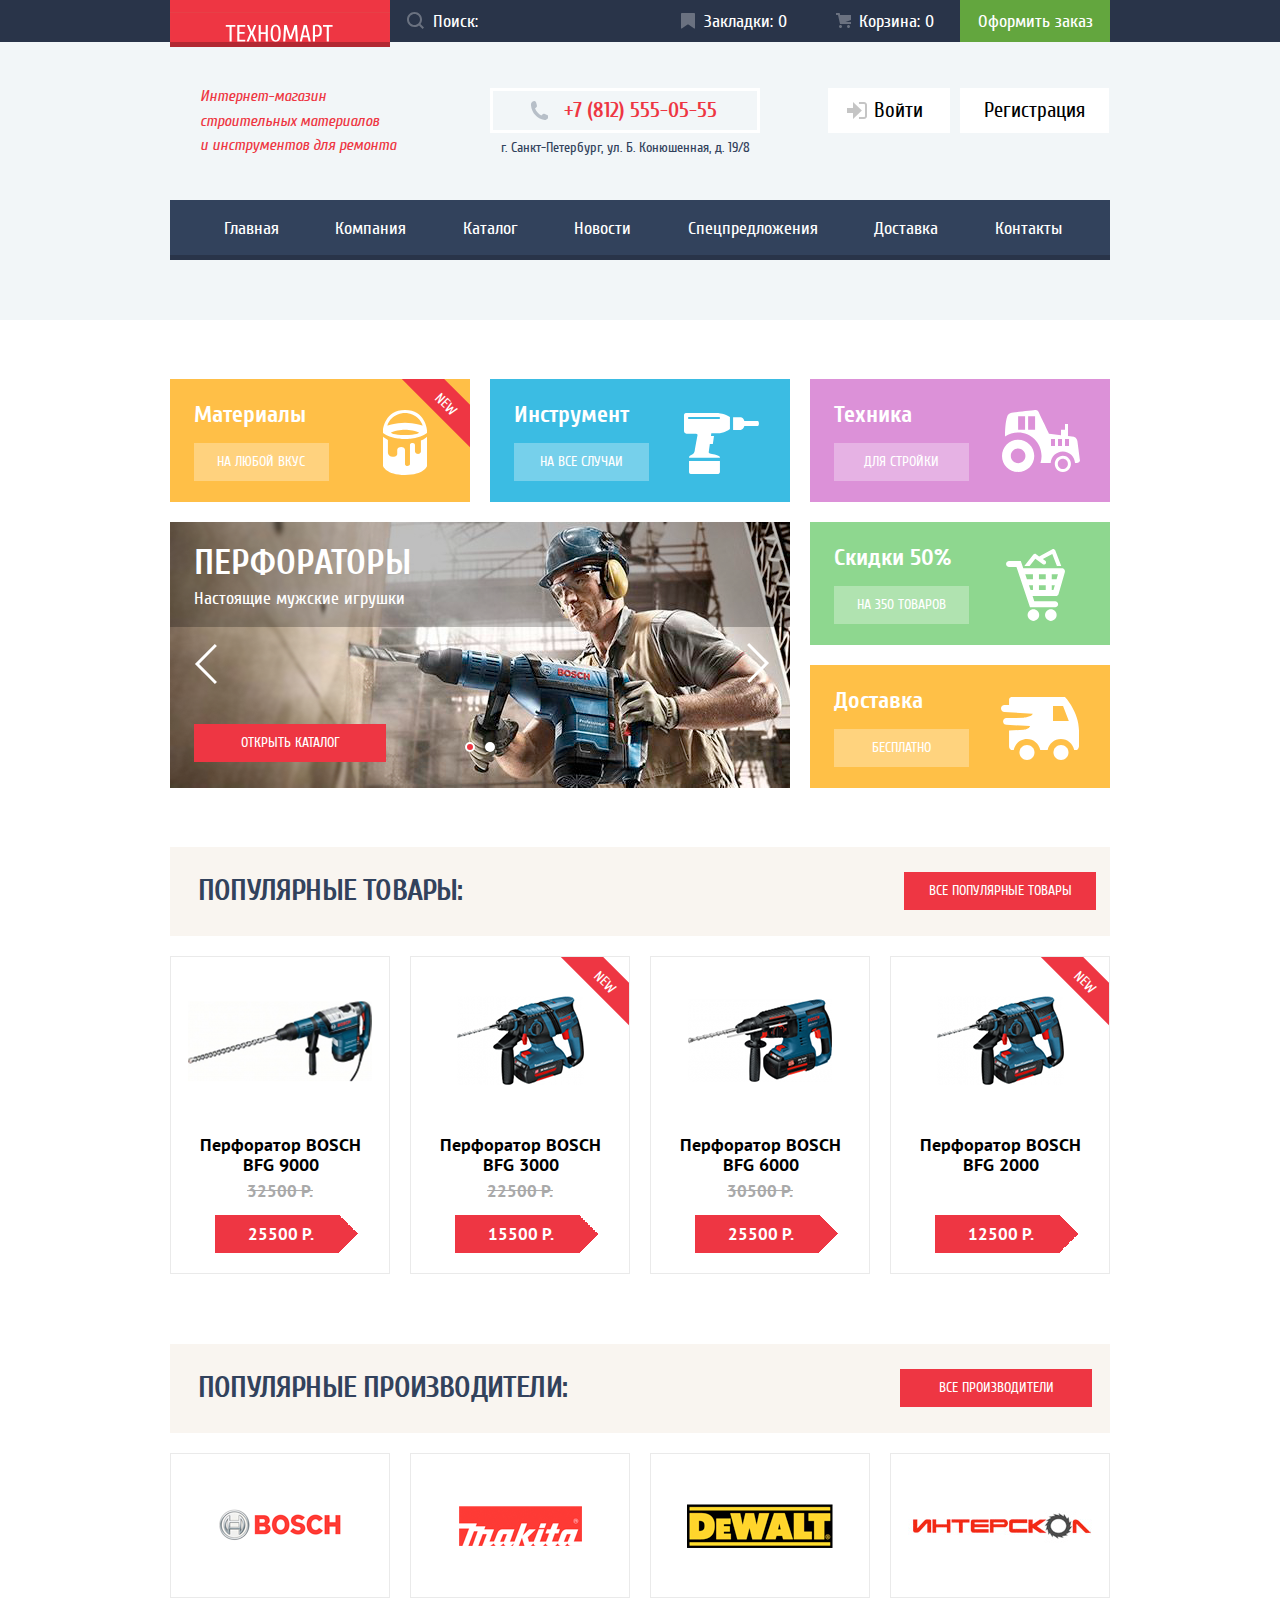
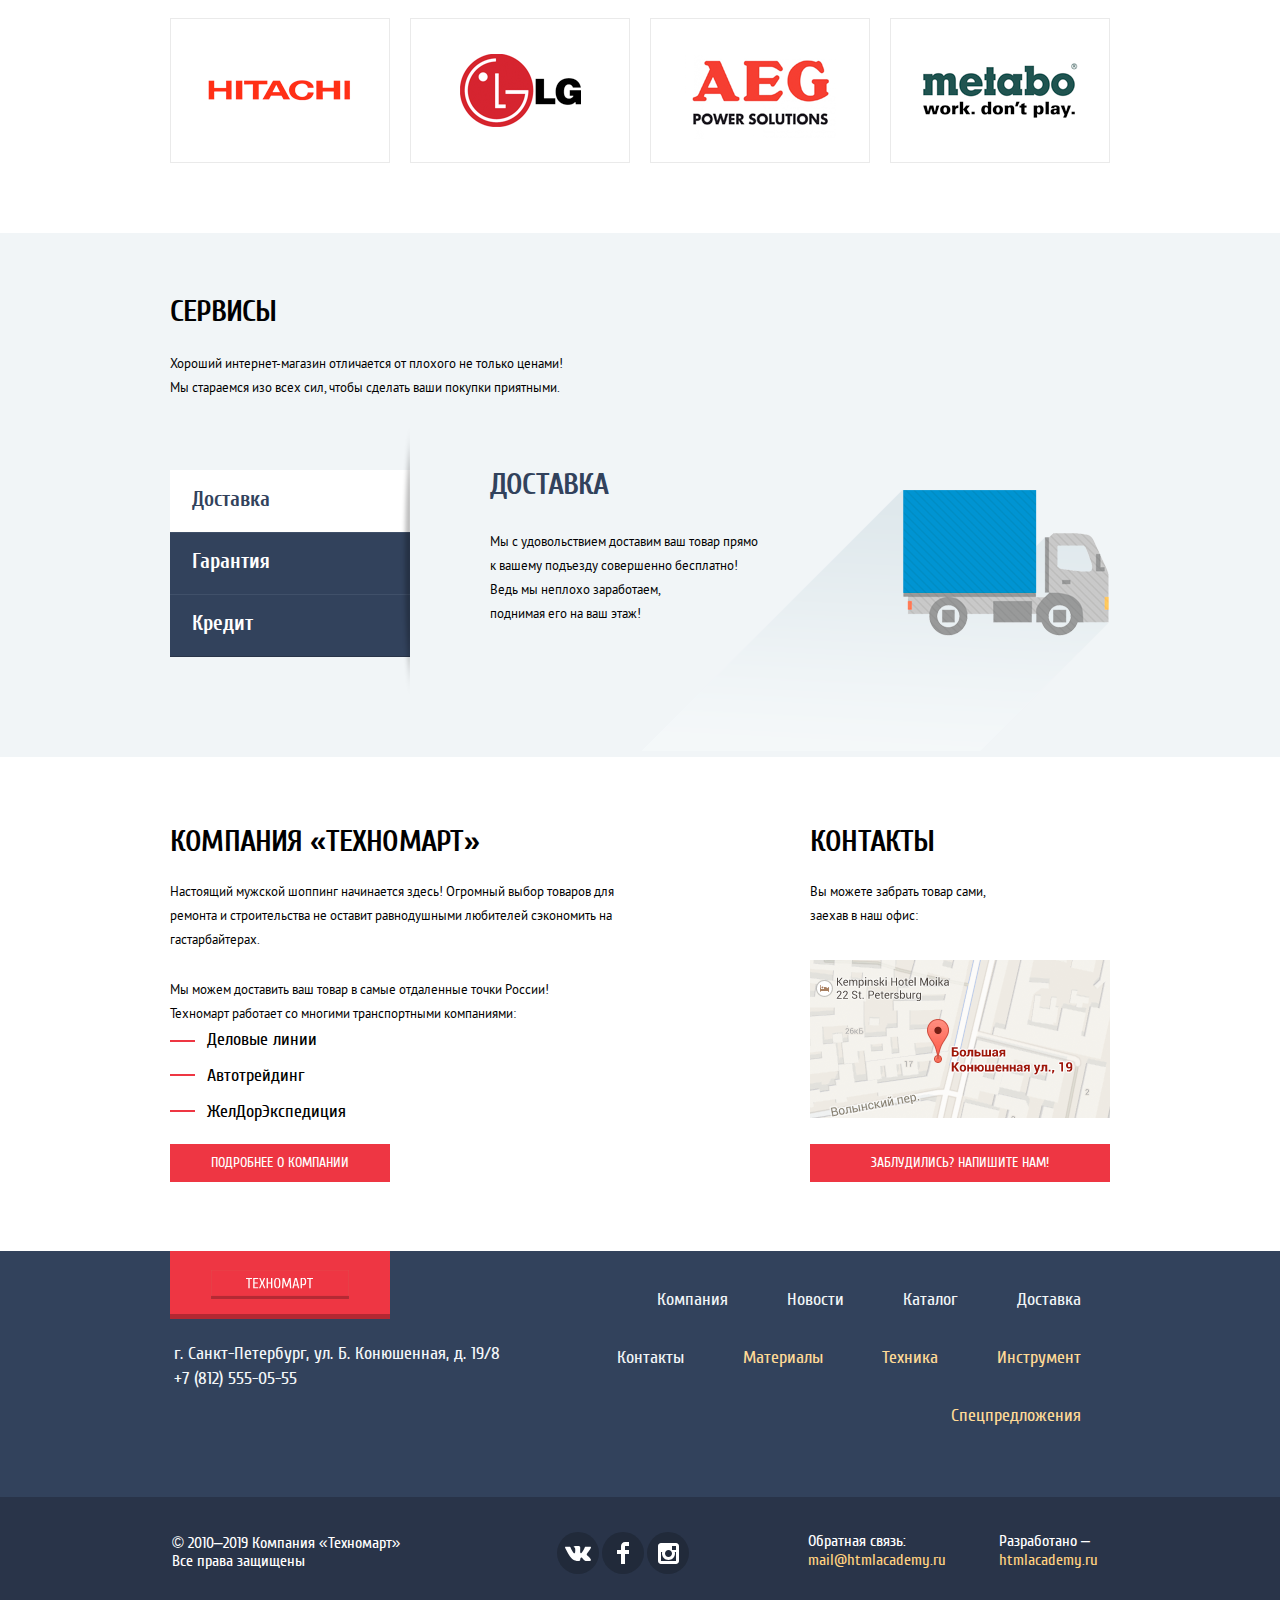
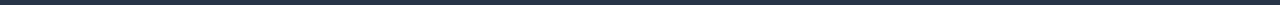
<file: index.html>
<!DOCTYPE html>
<html class="page" lang="ru">
  <head>
    <meta charset="utf-8">
    <title>HTML Academy: Техномарт</title>
    <link rel="stylesheet" href="css/normalize.css">
    <link rel="stylesheet" href="css/style.min.css">
  </head>

  <body class="page-body">

    <header class="page-header header">
      <nav class="header-navigation">
        <div class="header-top">
          <div class="container">
            <div class="main-navigation">
              <div class="header-logo">
                <a>
                  <span class="logo">
                    <span class="visually-hidden">Логотип интернет-магазина «Техномарт»</span>
                  </span>
                </a>
              </div>
              <div class="header-search">
                <form action="https://echo.htmlacademy.ru" method="get">
                  <label class="search-loupe" for="search">
                    <span class="visually-hidden">Поиск по сайту</span>
                    <svg aria-hidden="true" focusable="false" width="17" height="17" viewBox="0 0 17 17" fill="none" xmlns="http://www.w3.org/2000/svg">
                      <path fill-rule="evenodd" clip-rule="evenodd" d="M13.458 12.044L17 15.586L15.586 17L12.044 13.458C10.782 14.421 9.21 15 7.5 15C3.35786 15 0 11.6421 0 7.5C0 3.35786 3.35786 0 7.5 0C11.6421 0 15 3.35786 15 7.5C15.0001 9.14309 14.4581 10.7403 13.458 12.044ZM7.5 2C4.467 2 2 4.467 2 7.5C2.00331 10.5362 4.4638 12.9967 7.5 13C10.532 13 13 10.532 13 7.5C13 4.467 10.532 2 7.5 2Z" fill="#FFFFFF"/>
                    </svg>
                  </label>
                  <input class="search-string" id="search" type="text" name="search" placeholder="Поиск:">
                </form>
              </div>
              <div class="header-links">
                <a class="header-link bookmarks-link" href="">
                  <span class="bookmarks-text">Закладки:</span> <span id="bookmarks-counter">0</span>
                </a>
                <a class="header-link cart-link" href="">
                  <span class="cart-text">Корзина:</span> <span id="cart-counter">0</span>
                </a>
                <a class="header-link checkout-link" href="">Оформить заказ</a>
              </div>
            </div>
          </div>
        </div>
        <div class="container">
          <div class="columns-wrapper">
            <p class="slogan">Интернет-магазин<br>
              строительных материалов<br>
              и инструментов для ремонта
            </p>
            <div class="header-contacts">
              <a class="header-phone" href="tel:+78125550555">+7 (812) 555-05-55</a>
              <p class="header-address">г. Санкт-Петербург, ул. Б. Конюшенная, д. 19/8</p>
            </div>
            <div class="user-links">
              <a class="login-link" href="">
                <svg aria-hidden="true" focusable="false" width="20" height="17" viewBox="0 0 20 17" fill="none" xmlns="http://www.w3.org/2000/svg">
                  <path d="M14.875 8.5L6 0V6H0V11H6V17L14.875 8.5Z" fill="#C5C5C5"/>
                  <path d="M16.986 15.01H11.959V17H16.986C19.164 17 19.99 15.19 20.015 13.974V3.028C19.99 1.811 19.164 0 16.986 0H11.959V1.99H16.986C17.825 1.99 17.978 2.671 17.996 3.047V13.951C17.979 14.327 17.825 15.01 16.986 15.01Z" fill="#C5C5C5"/>
                </svg>
                <span>Войти</span>
              </a>
              <a class="login-link" href="">Регистрация</a>
            </div>
          </div>  
          <ul class="site-navigation">
            <li><a href="">Главная</a></li>
            <li><a href="">Компания</a></li>
            <li><a href="catalog.html">Каталог</a></li>
            <li><a href="">Новости</a></li>
            <li><a href="">Спецпредложения</a></li>
            <li><a href="">Доставка</a></li>
            <li><a href="">Контакты</a></li>
          </ul>
        </div>
      </nav>
    </header>
    
    <main class="page-main">
      <div class="container">
        <h1 class="visually-hidden">Интернет-магазин «Техномарт»</h1>

        <section class="promo">
          <h2 class="visually-hidden">Промо-блок</h2>
          <ul class="promo-list">
            <li class="promo-item materials label-new">
              <h3>Материалы</h3>
              <a class="button button-promo" href="">На любой вкус</a>
            </li>
            <li class="promo-item instrument">
              <h3>Инструмент</h3>
              <a class="button button-promo" href="">На все случаи</a>
            </li>
            <li class="promo-item technics">
              <h3>Техника</h3>
              <a class="button button-promo" href="">Для стройки</a>
            </li>
            <li class="promo-slider">
              <ul class="slider-list">
                <li class="slider-item active">
                  <h3>Перфораторы</h3>
                  <p>Настоящие мужские игрушки</p>
                  <a class="button" href="catalog.html">Открыть каталог</a>
                  <img src="img/perforators.png" width="620" height="266" alt="Перфораторы">
                </li>
                <li class="slider-item">
                  <h3>Дрели</h3>
                  <p>Соседям на радость!</p>
                  <a class="button" href="catalog.html">Открыть каталог</a>
                  <img src="img/drill.png" width="620" height="266" alt="Дрели">
                </li>
              </ul>

              <button class="slider-arrow slider-arrow-prev" type="button" aria-label="Перейти к предыдущему слайду">
                <svg aria-hidden="true" focusable="false" width="23" height="41" viewBox="0 0 23 41" fill="none" xmlns="http://www.w3.org/2000/svg">
                  <path d="M20.83 0.965027L22.919 3.06403L5.13 20.947L22.977 38.886L20.887 40.985L0.951996 20.947L20.83 0.965027Z" fill="white"/>
                </svg>
              </button>
              <button class="slider-arrow slider-arrow-next" type="button" aria-label="Перейти к следующему слайду">
                <svg aria-hidden="true" focusable="false" width="23" height="41" viewBox="0 0 23 41" fill="none" xmlns="http://www.w3.org/2000/svg">
                  <path d="M20.83 0.965027L22.919 3.06403L5.13 20.947L22.977 38.886L20.887 40.985L0.951996 20.947L20.83 0.965027Z" fill="white"/>
                </svg>
              </button>

              <ul class="pagination-bullets">
                <li class="pagination-bullet">
                  <button class="dots active" type="button" aria-label="Слайд 1 из 2"></button>
                </li>
                <li class="pagination-bullet">
                  <button class="dots" type="button" aria-label="Слайд 2 из 2"></button>
                </li>
              </ul>
            </li>
            <li class="promo-item discounts">
              <h3>Скидки 50%</h3>
              <a class="button button-promo" href="">На 350 товаров</a>
            </li>
            <li class="promo-item delivery">
              <h3>Доставка</h3>
              <a class="button button-promo" href="">Бесплатно</a>
            </li>
          </ul>
        </section>

        <section class="popular">
          <div class="headline">
            <h2>Популярные товары:</h2>
            <a class="button" href="">Все популярные товары</a>
          </div>

          <ul class="catalog-list popular-items">
            <li class="catalog-item">
              <div class="catalog-item-label">
                <a href="">
                  <h3 class="catalog-item-title">Перфоратор BOSCH BFG 9000</h3>
                </a>
                <div class="catalog-item-img">
                  <img src="img/bosch-bfg-9000.png" width="184" height="164" alt="">
                  <div class="catalog-item-buttons">
                    <button class="button button-cart" type="button" aria-label="Добавить Перфоратор BOSCH BFG 9000 в корзину">Купить</button>
                    <button class="button button-bookmarks" type="button" aria-label="Добавить Перфоратор BOSCH BFG 9000 в закладки">В закладки</button>
                  </div>
                </div>
              </div>
              <p class="catalog-item-prices">
                <span class="catalog-item-price regular-price">32500 Р.</span>
                <span class="catalog-item-price discounted-price">25500 Р.</span>
              </p>
            </li>
            <li class="catalog-item">
              <div class="catalog-item-label label-new">
                <a href="">
                  <h3 class="catalog-item-title">Перфоратор BOSCH BFG 3000</h3>
                </a>
                <div class="catalog-item-img">
                  <img src="img/bosch-bfg-3000.png" width="127" height="112" alt="">
                  <div class="catalog-item-buttons">
                    <button class="button button-cart" type="button" aria-label="Добавить Перфоратор BOSCH BFG 3000 в корзину">Купить</button>
                    <button class="button button-bookmarks" type="button" aria-label="Добавить Перфоратор BOSCH BFG 3000 в закладки">В закладки</button>
                  </div>
                </div>
              </div>
              <p class="catalog-item-prices">
                <span class="catalog-item-price regular-price">22500 Р.</span>
                <span class="catalog-item-price discounted-price">15500 Р.</span>
              </p>
            </li>
            <li class="catalog-item">
              <div class="catalog-item-label">
                <a href="">
                  <h3 class="catalog-item-title">Перфоратор BOSCH BFG 6000</h3>
                </a>
                <div class="catalog-item-img">
                  <img src="img/bosch-bfg-6000.png" width="144" height="128" alt="">
                  <div class="catalog-item-buttons">
                    <button class="button button-cart" type="button" aria-label="Добавить Перфоратор BOSCH BFG 6000 в корзину">Купить</button>
                    <button class="button button-bookmarks" type="button" aria-label="Добавить Перфоратор BOSCH BFG 6000 в закладки">В закладки</button>
                  </div>
                </div>
              </div>
              <p class="catalog-item-prices">
                <span class="catalog-item-price regular-price">30500 Р.</span>
                <span class="catalog-item-price discounted-price">25500 Р.</span>
              </p>
            </li>
            <li class="catalog-item">
              <div class="catalog-item-label label-new">
                <a href="">
                  <h3 class="catalog-item-title">Перфоратор BOSCH BFG 2000</h3>
                </a>
                <div class="catalog-item-img">
                  <img src="img/bosch-bfg-2000.png" width="127" height="112" alt="">
                  <div class="catalog-item-buttons">
                    <button class="button button-cart" type="button" aria-label="Добавить Перфоратор BOSCH BFG 2000 в корзину">Купить</button>
                    <button class="button button-bookmarks" type="button" aria-label="Добавить Перфоратор BOSCH BFG 2000 в закладки">В закладки</button>
                  </div>
                </div>
              </div>
              <p class="catalog-item-prices">
                <span class="catalog-item-price discounted-price">12500 Р.</span>
              </p>
            </li>
          </ul>
        </section>

        <section class="brands">
          <div class="headline">
            <h2>Популярные производители:</h2>
            <a class="button" href="">Все производители</a>
          </div>
          <ul class="brands-list">
            <li class="brands-item">
              <a href="">
                <img src="img/bosch.png" width="126" height="37" alt="Товары производителя «BOSCH»">
              </a>
            </li>
            <li class="brands-item">
              <a href="">
                <img src="img/makita.png" width="123" height="40" alt="Товары производителя «Makita»">
              </a>
            </li>
            <li class="brands-item">
              <a href="">
                <img src="img/dewalt.png" width="146" height="44" alt="Товары производителя «DeWALT»">
              </a>
            </li>
            <li class="brands-item">
              <a href="">
                <img src="img/interskol.png" width="200" height="76" alt="Товары производителя «Интерскол»">
              </a>
            </li>
            <li class="brands-item">
              <a href="">
                <img src="img/hitachi.png" width="169" height="31" alt="Товары производителя «HITACHI»">
              </a>
            </li>
            <li class="brands-item">
              <a href="">
                <img src="img/lg.png" width="121" height="73" alt="Товары производителя «LG»">
              </a>
            </li>
            <li class="brands-item">
              <a href="">
                <img src="img/aeg.png" width="151" height="96" alt="Товары производителя «AEG»">
              </a>
            </li>
            <li class="brands-item">
              <a href="">
                <img src="img/metabo.png" width="204" height="69" alt="Товары производителя «Metabo»">
              </a>
            </li>
          </ul>
        </section>
      </div>

      <section class="services">
        <div class="container">
          <h2>Сервисы</h2>
          <p class="services-desc">Хороший интернет-магазин отличается от плохого не только ценами!<br>
            Мы стараемся изо всех сил, чтобы сделать ваши покупки приятными.</p>

          <div class="services-columns">
            <ul class="services-list">
              <li>
                <button class="services-item active" type="button" data-slide="delivery">Доставка</button>
              </li>
              <li>
                <button class="services-item" type="button" data-slide="guarantee">Гарантия</button>
              </li>
              <li>
                <button class="services-item" type="button" data-slide="credit">Кредит</button>
              </li>
            </ul>
            <ul class="services-slider">
              <li class="services-slide services-slide-delivery active">
                <h3>Доставка</h3>
                <p>Мы с удовольствием доставим ваш товар прямо<br>
                  к вашему подъезду совершенно бесплатно!<br>
                  Ведь мы неплохо заработаем,<br>
                  поднимая его на ваш этаж!</p>
              </li>
              <li class="services-slide services-slide-guarantee">
                <h3>Гарантия</h3>
                <p>Если купленный у нас товар поломается или заискрит,<br>
                  а также в случае пожара, спровоцированного его<br>
                  возгоранием, вы всегда можете быть уверены в нашей<br>
                  гарантии. Мы обменяем сгоревший товар на новый.<br>
                  Дом уж восстановите как-нибудь сами.</p>
              </li>
              <li class="services-slide services-slide-credit">
                <h3>Кредит</h3>
                <p>Залезть в долговую яму стало проще!<br>
                  Кредитные консультанты придут вам на помощь.</p>
                <a class="button button-credit" href="">Отправить заявку</a>
              </li> 
            </ul>
          </div>
        </div>
      </section>

      <div class="container double-columns">
        <section class="about">
          <h2>Компания «Техномарт»</h2>
          <p>Настоящий мужской шоппинг начинается здесь! Огромный выбор товаров для<br>
            ремонта и строительства не оставит равнодушными любителей сэкономить на<br>
            гастарбайтерах.</p>
          <p class="partners-desc">Мы можем доставить ваш товар в самые отдаленные точки России!<br>
            Техномарт работает со многими транспортными компаниями:</p>
          <ul class="partners-list">
            <li class="partners-item">Деловые линии</li>
            <li class="partners-item">Автотрейдинг</li>
            <li class="partners-item">ЖелДорЭкспедиция</li>
          </ul>
          <a class="button button-about" href="">Подробнее о компании</a>
        </section>

        <section class="contacts">
          <h2>Контакты</h2>
          <p>Вы можете забрать товар сами,<br>
            заехав в наш офис:</p>
          <a id="map-link" href="https://www.google.com/maps/place/%D0%91%D0%BE%D0%BB%D1%8C%D1%88%D0%B0%D1%8F+%D0%9A%D0%BE%D0%BD%D1%8E%D1%88%D0%B5%D0%BD%D0%BD%D0%B0%D1%8F+%D1%83%D0%BB.,+19%2F8,+%D0%A1%D0%B0%D0%BD%D0%BA%D1%82-%D0%9F%D0%B5%D1%82%D0%B5%D1%80%D0%B1%D1%83%D1%80%D0%B3,+191186/@59.9387192,30.3208587,17z/data=!3m1!4b1!4m5!3m4!1s0x4696310fca145cc1:0x42b32648d8238007!8m2!3d59.9387165!4d30.3230474">
            <img class="contacts-map" src="img/map.png" width="300" height="158" alt="Схема проезда">
          </a>
          <a class="button button-contacts" href="">Заблудились? Напишите нам!</a>
        </section>
      </div>
    </main>

    <footer class="page-footer footer">
      <div class="container">
        <div class="footer-content">
          <div class="footer-contacts">
            <a class="footer-logo">
              <span class="logo">
                <span class="visually-hidden">Логотип интернет-магазина «Техномарт»</span>
              </span>
            </a>
            <p class="footer-address">г. Санкт-Петербург, ул. Б. Конюшенная, д. 19/8</p>
            <a class="footer-phone" href="tel:+78125550555">+7 (812) 555-05-55</a>
          </div>
          <ul class="footer-navigation">
            <li><a href="">Компания</a></li>
            <li><a href="">Новости</a></li>
            <li><a href="catalog.html">Каталог</a></li>
            <li><a href="">Доставка</a></li>
            <li><a href="">Контакты</a></li>
            <li><a class="promo-link" href="">Материалы</a></li>
            <li><a class="promo-link" href="">Техника</a></li>
            <li><a class="promo-link" href="">Инструмент</a></li>
            <li><a class="promo-link" href="">Спецпредложения</a></li>
          </ul>
        </div>
      </div>
      <div class="footer-bottom">
        <div class="container">
          <div class="footer-wrapper">
            <p class="footer-copyright">&copy; 2010–2019 Компания «Техномарт»<br>
              Все права защищены</p>
            <ul class="footer-social">
              <li>
                <a class="social-button" href="#">
                  <span class="visually-hidden">Вконтакте</span>
                  <svg aria-hidden="true" focusable="false" width="27" height="16" viewBox="0 0 27 16" fill="none" xmlns="http://www.w3.org/2000/svg">
                    <path d="M16.138 12.51C17.094 12.201 18.318 14.55 19.621 15.449C20.599 16.13 21.348 15.983 21.348 15.983L24.821 15.933C24.821 15.933 26.636 15.821 25.778 14.379C25.707 14.259 25.275 13.31 23.193 11.357C21.016 9.31398 21.311 9.64498 23.932 6.11298C25.529 3.95998 26.168 2.64498 25.968 2.08498C25.776 1.54598 24.603 1.68598 24.603 1.68598L20.69 1.71298C20.309 1.71398 19.986 1.83198 19.839 2.22798C19.836 2.23198 19.218 3.89398 18.394 5.30698C16.653 8.29598 15.958 8.45498 15.67 8.26798C15.009 7.83498 15.176 6.53098 15.176 5.60398C15.176 2.70698 15.608 1.49898 14.33 1.18698C13.903 1.08298 13.591 1.01498 12.502 1.00498C11.11 0.983976 9.928 1.00498 9.258 1.33398C8.813 1.55698 8.472 2.04598 8.679 2.07398C8.939 2.10898 9.522 2.23398 9.834 2.65998C10.235 3.21198 10.223 4.44898 10.223 4.44898C10.223 4.44898 10.452 7.85998 9.683 8.28298C9.155 8.57298 8.433 7.98098 6.88 5.26698C6.087 3.87898 5.488 2.34498 5.488 2.34498C5.488 2.34498 5.372 2.05998 5.162 1.90398C4.912 1.71898 4.562 1.65998 4.562 1.65998L0.848 1.68398C0.848 1.68398 0.29 1.69998 0.0850002 1.94598C-0.0969998 2.16398 0.0700002 2.61398 0.0700002 2.61398C0.0700002 2.61398 2.979 9.49498 6.273 12.961C9.293 16.143 12.725 15.932 12.725 15.932H14.28C14.28 15.932 14.749 15.878 14.989 15.62C15.213 15.38 15.203 14.929 15.203 14.929C15.203 14.929 15.172 12.82 16.138 12.51Z" fill="white"/>
                  </svg>
                </a>
              </li>
              <li>
                <a class="social-button" href="#">
                  <span class="visually-hidden">Фейсбук</span>
                  <svg aria-hidden="true" focusable="false" width="12" height="22" viewBox="0 0 12 22" fill="none" xmlns="http://www.w3.org/2000/svg">
                    <path d="M12 4V0H8C5.79086 0 4 1.79086 4 4V8H0V12H4V22H8V12H12V8H8V4H12Z" fill="white"/>
                  </svg>
                </a>
              </li>
              <li>
                <a class="social-button" href="#">
                  <span class="visually-hidden">Инстаграм</span>
                  <svg aria-hidden="true" focusable="false" width="21" height="21" viewBox="0 0 21 21" fill="none" xmlns="http://www.w3.org/2000/svg">
                    <path fill-rule="evenodd" clip-rule="evenodd" d="M3 0H18C19.65 0 21 1.35 21 3V18C21 19.65 19.65 21 18 21H3C1.35 21 0 19.65 0 18V3C0 1.35 1.35 0 3 0ZM14 10.5C14 8.57 12.43 7 10.5 7C8.57 7 7 8.57 7 10.5C7 12.43 8.57 14 10.5 14C12.43 14 14 12.43 14 10.5ZM3 18V9H4.181C4.0626 9.49127 4.00186 9.99467 4 10.5C4 14.0899 6.91015 17 10.5 17C14.0899 17 17 14.0899 17 10.5C16.9986 9.99464 16.9379 9.49118 16.819 9H18V18H3ZM14 7H18V3H14V7Z" fill="white"/>
                  </svg>
                </a>
              </li>
            </ul>
            <div class="footer-feedbacks">
              <p class="footer-feedback">
                Обратная связь:<br>
                <a class="feedback-link" href="mailto:mail@htmlacademy.ru">mail@htmlacademy.ru</a>
              </p>
              <p class="footer-feedback">
                Разработано &ndash;<br>
                <a class="feedback-link" href="https://htmlacademy.ru/intensive/htmlcss">htmlacademy.ru</a>
              </p>
            </div>
          </div>
        </div>
      </div>
    </footer>

    <section class="modal write-us">
      <h2 class="visually-hidden">Обратная связь</h2>
      <form class="write-us-form" action="https://echo.htmlacademy.ru" method="post">
        <div class="modal-body">
          <div class="write-us-row">
            <div class="write-us-column">
              <label for="your-name">Ваше имя:</label>
              <input id="your-name" type="text" name="name" placeholder="Имя Фамилия">
            </div>
            <div class="write-us-column">
              <label for="your-email">Ваш e-mail:</label>
              <input id="your-email" type="email" name="email" placeholder="email@example.com">
            </div>
          </div>
          <div class="write-us-column">
            <label for="your-message">Текст письма:</label>
            <textarea id="your-message" name="message" placeholder="В свободной форме"></textarea>
          </div>
        </div>
        <div class="modal-footer">
          <div class="modal-footer-buttons">
            <button class="button" type="submit">Отправить</button>
          </div>
        </div>
      </form>
      <button class="modal-close" type="button" aria-label="Закрыть"></button>
    </section>
    
    <section class="modal map-popup">
      <h2 class="visually-hidden">Как до нас добраться</h2>
      <iframe src="https://www.google.com/maps/embed?pb=!1m18!1m12!1m3!1d3361.2130887187504!2d30.31792118018474!3d59.938957521378924!2m3!1f0!2f0!3f0!3m2!1i1024!2i768!4f13.1!3m3!1m2!1s0x4696310fca5ba729%3A0xea9c53d4493c879f!2z0JHQvtC70YzRiNCw0Y8g0JrQvtC90Y7RiNC10L3QvdCw0Y8g0YPQuy4sIDE5LCDQodCw0L3QutGCLdCf0LXRgtC10YDQsdGD0YDQsywgMTkxMTg2!5e0!3m2!1sru!2sru!4v1602352326687!5m2!1sru!2sru" width="943" height="442" allowfullscreen title="Офис компании по адресу ул. Большая Конюшенная 19/8, Санкт-Петербург"></iframe>
      <button class="modal-close" type="button" aria-label="Закрыть"></button>
    </section>

    <section class="modal cart-modal">
      <h2 class="visually-hidden">Добавление в корзину</h2>
      <div class="modal-body">
        <div class="cart-modal-message">Товар добавлен в корзину!</div>
      </div>
      <div class="modal-footer">
        <div class="modal-footer-buttons">
          <a class="button" href="">Оформить заказ</a>
          <a class="button button-white" href="">Продолжить покупки</a>
        </div>
      </div>
      <button class="modal-close" type="button" aria-label="Закрыть"></button>
    </section>

    <script src="js/script.min.js"></script>

  </body>
</html>
</file>
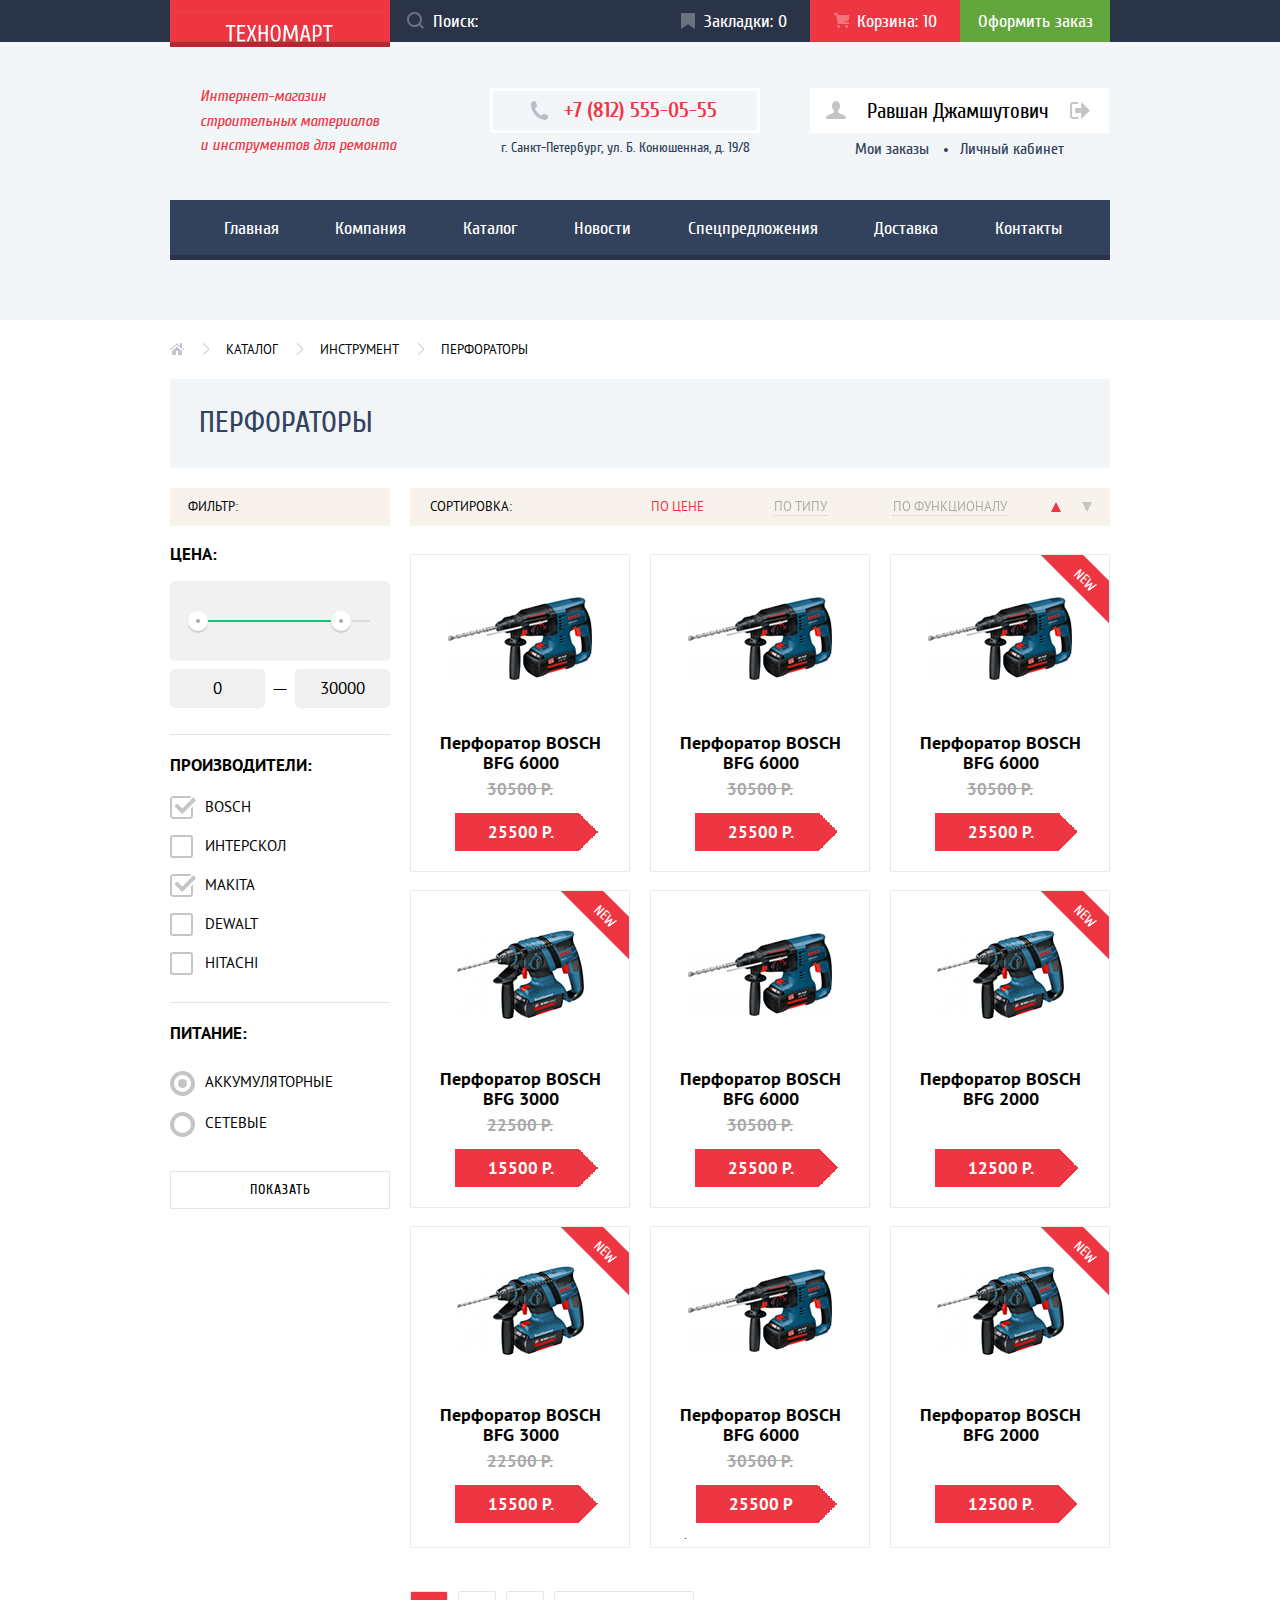
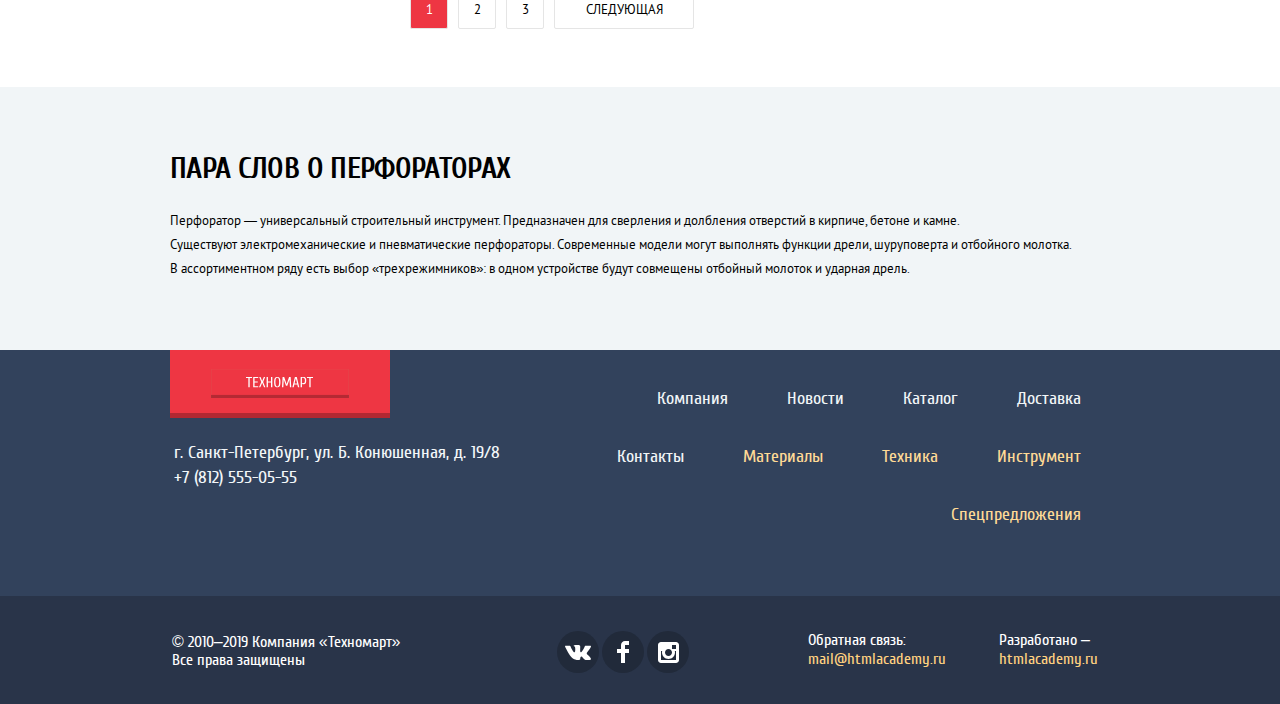
<file: catalog.html>
<!DOCTYPE html>
<html class="page" lang="ru">
  <head>
    <meta charset="utf-8">
    <title>HTML Academy: Техномарт</title>
    <link rel="stylesheet" href="css/normalize.css">
    <link rel="stylesheet" href="css/style.min.css">
  </head>

  <body class="page-body">

    <header class="page-header header">
      <nav class="header-navigation">
        <div class="header-top">
          <div class="container">
            <div class="main-navigation">
              <div class="header-logo">
                <a class="link-logo" href="index.html">
                  <span class="logo">
                    <span class="visually-hidden">Логотип интернет-магазина «Техномарт»</span>
                  </span>
                </a>
              </div>
              <div class="header-search">
                <form action="https://echo.htmlacademy.ru" method="get">
                  <label class="search-loupe" for="search">
                    <span class="visually-hidden">Поиск по сайту</span>
                    <svg aria-hidden="true" focusable="false" width="17" height="17" viewBox="0 0 17 17" fill="none" xmlns="http://www.w3.org/2000/svg">
                      <path fill-rule="evenodd" clip-rule="evenodd" d="M13.458 12.044L17 15.586L15.586 17L12.044 13.458C10.782 14.421 9.21 15 7.5 15C3.35786 15 0 11.6421 0 7.5C0 3.35786 3.35786 0 7.5 0C11.6421 0 15 3.35786 15 7.5C15.0001 9.14309 14.4581 10.7403 13.458 12.044ZM7.5 2C4.467 2 2 4.467 2 7.5C2.00331 10.5362 4.4638 12.9967 7.5 13C10.532 13 13 10.532 13 7.5C13 4.467 10.532 2 7.5 2Z" fill="#FFFFFF"/>
                    </svg>
                  </label>
                  <input class="search-string" id="search" type="text" name="search" placeholder="Поиск:">
                </form>
              </div>
              <div class="header-links">
                <a class="header-link bookmarks-link" href="">
                  <span class="bookmarks-text">Закладки:</span> <span id="bookmarks-counter">0</span>
                </a>
                <a class="header-link cart-link full-cart" href="">
                  <span class="cart-text">Корзина:</span> <span id="cart-counter">10</span>
                </a>
                <a class="header-link checkout-link" href="">Оформить заказ</a>
              </div>
            </div>
          </div>
        </div>
        <div class="container">
          <div class="columns-wrapper">
            <p class="slogan">Интернет-магазин<br>
              строительных материалов<br>
              и инструментов для ремонта
            </p>
            <div class="header-contacts">
              <a class="header-phone" href="tel:+78125550555">+7 (812) 555-05-55</a>
              <p class="header-address">г. Санкт-Петербург, ул. Б. Конюшенная, д. 19/8</p>
            </div>
            <div class="user-links user-links-auth">
              <div class="profile">
                <a class="profile-link" href="" aria-label="Перейти в профиль">
                  <div class="profile-icon">
                    <div class="profile-avatar">
                      <svg aria-hidden="true" focusable="false" width="20" height="18" viewBox="0 0 20 18" fill="none" xmlns="http://www.w3.org/2000/svg">
                        <path d="M17.881 14.166C15.737 13.431 13.625 12.5 12.674 11.776C12.017 11.275 11.904 10.158 12.157 9.361C13.275 8.458 14.021 6.884 14.021 5.083C14.021 2.276 12.221 0 10 0C7.77902 0 5.97901 2.276 5.97901 5.083C5.97901 6.884 6.72501 8.457 7.84201 9.36C8.09501 10.158 7.98302 11.275 7.32502 11.776C6.37502 12.5 4.26201 13.43 2.11801 14.166C-0.0259852 14.902 1.48343e-05 18 1.48343e-05 18H20C20 18 20.025 14.901 17.881 14.166Z" fill="#C5C5C5"/>
                      </svg>
                    </div>
                    <span>Равшан Джамшутович</span>
                  </div>
                </a>
                <a class="profile-link" href="" aria-label="Выйти">
                  <div class="logout-icon">
                    <svg aria-hidden="true" focusable="false" width="20" height="17" viewBox="0 0 20 17" fill="none" xmlns="http://www.w3.org/2000/svg">
                      <path d="M20 8.5L11.125 0V6H5.125V11H11.125V17L20 8.5Z" fill="#C5C5C5"/>
                      <path d="M2.10598 13.952V3.048C2.12398 2.672 2.27698 1.991 3.11598 1.991H8.14297V0H3.11598C0.937975 0 0.111975 1.81 0.0869751 3.027V13.973C0.111975 15.189 0.937975 17 3.11598 17H8.14297V15.01H3.11598C2.27698 15.01 2.12398 14.327 2.10598 13.952Z" fill="#C5C5C5"/>
                    </svg>
                  </div>
                </a>
              </div>
              <div class="personal">
                <a class="personal-area" href="">Мои заказы</a>
                <span class="link-separator"></span>
                <a class="personal-area" href="">Личный кабинет</a>
              </div>
            </div>
          </div>  
          <ul class="site-navigation">
            <li><a href="index.html">Главная</a></li>
            <li><a href="">Компания</a></li>
            <li><a href="catalog.html">Каталог</a></li>
            <li><a href="">Новости</a></li>
            <li><a href="">Спецпредложения</a></li>
            <li><a href="">Доставка</a></li>
            <li><a href="">Контакты</a></li>
          </ul>
        </div>
      </nav>
    </header>

    <main class="page-main">
      <div class="page-catalog container">
        <ul class="breadcrumbs">
          <li><a class="breadcrumbs-home" href="index.html"><span class="visually-hidden">Главная</span></a></li>
          <li><a href="">Каталог</a></li>
          <li><a href="">Инструмент</a></li>
          <li><span class="current-page">Перфораторы</span></li>
        </ul>

        <h1 class="catalog-title">Перфораторы</h1>

        <section class="filter-items">
          <h2 class="visually-hidden">Фильтр товаров</h2>
          <div class="filter-title">Фильтр:</div>

          <form class="filter" method="get" action="https://echo.htmlacademy.ru">
            <fieldset>
              <legend>Цена:</legend>
              <div class="range-filter">
                <div class="range-controls">
                  <div class="scale">
                    <div class="bar" style="width: 73%; margin-left: 8%;"></div>
                  </div>
                  <div class="toggle toggle-min" tabindex="0" style="left: 8%"></div>
                  <div class="toggle toggle-max" tabindex="0" style="left: 73%"></div>
                </div>
                <div class="price-controls">
                  <label class="min-price">
                    <input type="number" name="min-price" min="0" value="0">
                  </label>
                  <span class="price-separator">—</span>
                  <label class="max-price">
                    <input type="number" name="max-price" min="0" value="30000">
                  </label>
                </div>
              </div>
            </fieldset>

            <fieldset>
              <legend>Производители:</legend>
              <ul class="producers">
                <li class="filter-option filter-checkbox">
                  <input class="visually-hidden filter-input-checkbox filter-input" type="checkbox" name="bosch" id="filter-bosch" checked>
                  <label for="filter-bosch">Bosch</label>
                </li>
                <li class="filter-option filter-checkbox">
                  <input class="visually-hidden filter-input-checkbox filter-input" type="checkbox" name="interskol" id="filter-interskol">
                  <label for="filter-interskol">Интерскол</label>
                </li>
                <li class="filter-option filter-checkbox">
                  <input class="visually-hidden filter-input-checkbox filter-input" type="checkbox" name="makita" id="filter-makita" checked>
                  <label for="filter-makita">Makita</label>
                </li>
                <li class="filter-option filter-checkbox">
                  <input class="visually-hidden filter-input-checkbox filter-input" type="checkbox" name="dewalt" id="filter-dewalt">
                  <label for="filter-dewalt">Dewalt</label>
                </li>
                <li class="filter-option filter-checkbox">
                  <input class="visually-hidden filter-input-checkbox filter-input" type="checkbox" name="hitachi" id="filter-hitachi">
                  <label for="filter-hitachi">Hitachi</label>
                </li>
              </ul>
            </fieldset>

            <fieldset>
              <legend>Питание:</legend>
              <ul class="power">
                <li class="filter-option filter-radio">
                  <input class="visually-hidden filter-input-radio filter-input" type="radio" name="power" value="accumulator" id="filter-accumulator" checked>
                  <label for="filter-accumulator">Аккумуляторные</label>
                </li>
                <li class="filter-option filter-radio">
                  <input class="visually-hidden filter-input-radio filter-input" type="radio" name="power" value="socket" id="filter-socket">
                  <label for="filter-socket">Сетевые</label>
                </li>
              </ul>
            </fieldset>

            <button class="button button-filter" type="submit">Показать</button>
          </form>
        </section>

        <div class="catalog-wrapper">
          <section class="sorting-items">
            <h2 class="visually-hidden">Сортировка товаров</h2>
            <div class="sorting-title">Сортировка:</div>
            
            <div class="sorting-links">
              <a class="sorting-link active" href="" aria-label="Сортировка по цене">По цене</a>
              <a class="sorting-link" href="" aria-label="Сортировка по типу">По типу</a>
              <a class="sorting-link" href="" aria-label="Сортировка по функционалу">По функционалу</a>
            </div>

            <div class="sorting-directions">
              <a class="sorting-asc active" href="">
                <span class="visually-hidden">Отсортировать по возрастанию</span>
              </a>
              <a class="sorting-desc" href="">
                <span class="visually-hidden">Отсортировать по убыванию</span>
              </a>
            </div>
          </section>

          <section class="catolog-items">
            <h2 class="visually-hidden">Список товаров</h2>
            <ul class="catalog-list">
              <li class="catalog-item">
                <div class="catalog-item-label">
                  <a href="">
                    <h3 class="catalog-item-title">Перфоратор BOSCH BFG 6000</h3>
                  </a>
                  <div class="catalog-item-img">
                    <img src="img/bosch-bfg-6000.png" width="144" height="128" alt="">
                    <div class="catalog-item-buttons">
                      <button class="button button-cart" type="button" aria-label="Добавить Перфоратор BOSCH BFG 6000 в корзину">Купить</button>
                      <button class="button button-bookmarks" type="button" aria-label="Добавить Перфоратор BOSCH BFG 6000 в закладки">В закладки</button>
                    </div>
                  </div>
                </div>
                <p class="catalog-item-prices">
                  <span class="catalog-item-price regular-price">30500 Р.</span>
                  <span class="catalog-item-price discounted-price">25500 Р.</span>
                </p>
              </li>
              <li class="catalog-item">
                <div class="catalog-item-label">
                  <a href="">
                    <h3 class="catalog-item-title">Перфоратор BOSCH BFG 6000</h3>
                  </a>
                  <div class="catalog-item-img">
                    <img src="img/bosch-bfg-6000.png" width="144" height="128" alt="">
                    <div class="catalog-item-buttons">
                      <button class="button button-cart" type="button" aria-label="Добавить Перфоратор BOSCH BFG 6000 в корзину">Купить</button>
                      <button class="button button-bookmarks" type="button" aria-label="Добавить Перфоратор BOSCH BFG 6000 в закладки">В закладки</button>
                    </div>
                  </div>
                </div>
                <p class="catalog-item-prices">
                  <span class="catalog-item-price regular-price">30500 Р.</span>
                  <span class="catalog-item-price discounted-price">25500 Р.</span>
                </p>
              </li>
              <li class="catalog-item">
                <div class="catalog-item-label label-new">
                  <a href="">
                    <h3 class="catalog-item-title">Перфоратор BOSCH BFG 6000</h3>
                  </a>
                  <div class="catalog-item-img">
                    <img src="img/bosch-bfg-6000.png" width="144" height="128" alt="">
                    <div class="catalog-item-buttons">
                      <button class="button button-cart" type="button" aria-label="Добавить Перфоратор BOSCH BFG 6000 в корзину">Купить</button>
                      <button class="button button-bookmarks" type="button" aria-label="Добавить Перфоратор BOSCH BFG 6000 в закладки">В закладки</button>
                    </div>
                  </div>
                </div>
                <p class="catalog-item-prices">
                  <span class="catalog-item-price regular-price">30500 Р.</span>
                  <span class="catalog-item-price discounted-price">25500 Р.</span>
                </p>
              </li>
              <li class="catalog-item">
                <div class="catalog-item-label label-new">
                  <a href="">
                    <h3 class="catalog-item-title">Перфоратор BOSCH BFG 3000</h3>
                  </a>
                  <div class="catalog-item-img">
                    <img src="img/bosch-bfg-3000.png" width="127" height="112" alt="">
                    <div class="catalog-item-buttons">
                      <button class="button button-cart" type="button" aria-label="Добавить Перфоратор BOSCH BFG 3000 в корзину">Купить</button>
                      <button class="button button-bookmarks" type="button" aria-label="Добавить Перфоратор BOSCH BFG 3000 в закладки">В закладки</button>
                    </div>
                  </div>
                </div>
                <p class="catalog-item-prices">
                  <span class="catalog-item-price regular-price">22500 Р.</span>
                  <span class="catalog-item-price discounted-price">15500 Р.</span>
                </p>
              </li>
              <li class="catalog-item">
                <div class="catalog-item-label">
                  <a href="">
                    <h3 class="catalog-item-title">Перфоратор BOSCH BFG 6000</h3>
                  </a>
                  <div class="catalog-item-img">
                    <img src="img/bosch-bfg-6000.png" width="144" height="128" alt="">
                    <div class="catalog-item-buttons">
                      <button class="button button-cart" type="button" aria-label="Добавить Перфоратор BOSCH BFG 6000 в корзину">Купить</button>
                      <button class="button button-bookmarks" type="button" aria-label="Добавить Перфоратор BOSCH BFG 6000 в закладки">В закладки</button>
                    </div>
                  </div>
                </div>
                <p class="catalog-item-prices">
                  <span class="catalog-item-price regular-price">30500 Р.</span>
                  <span class="catalog-item-price discounted-price">25500 Р.</span>
                </p>
              </li>
              <li class="catalog-item">
                <div class="catalog-item-label label-new">
                  <a href="">
                    <h3 class="catalog-item-title">Перфоратор BOSCH BFG 2000</h3>
                  </a>
                  <div class="catalog-item-img">
                    <img src="img/bosch-bfg-2000.png" width="127" height="112" alt="">
                    <div class="catalog-item-buttons">
                      <button class="button button-cart" type="button" aria-label="Добавить Перфоратор BOSCH BFG 2000 в корзину">Купить</button>
                      <button class="button button-bookmarks" type="button" aria-label="Добавить Перфоратор BOSCH BFG 2000 в закладки">В закладки</button>
                    </div>
                  </div>
                </div>
                <p class="catalog-item-prices">
                  <span class="catalog-item-price discounted-price">12500 Р.</span>
                </p>
              </li>
              <li class="catalog-item">
                <div class="catalog-item-label label-new">
                  <a href="">
                    <h3 class="catalog-item-title">Перфоратор BOSCH BFG 3000</h3>
                  </a>
                  <div class="catalog-item-img">
                    <img src="img/bosch-bfg-3000.png" width="127" height="112" alt="">
                    <div class="catalog-item-buttons">
                      <button class="button button-cart" type="button" aria-label="Добавить Перфоратор BOSCH BFG 3000 в корзину">Купить</button>
                      <button class="button button-bookmarks" type="button" aria-label="Добавить Перфоратор BOSCH BFG 3000 в закладки">В закладки</button>
                    </div>
                  </div>
                </div>
                <p class="catalog-item-prices">
                  <span class="catalog-item-price regular-price">22500 Р.</span>
                  <span class="catalog-item-price discounted-price">15500 Р.</span>
                </p>
              </li>
              <li class="catalog-item">
                <div class="catalog-item-label">
                  <a href="">
                    <h3 class="catalog-item-title">Перфоратор BOSCH BFG 6000</h3>
                  </a>
                  <div class="catalog-item-img">
                    <img src="img/bosch-bfg-6000.png" width="144" height="128" alt="">
                    <div class="catalog-item-buttons">
                      <button class="button button-cart" type="button" aria-label="Добавить Перфоратор BOSCH BFG 6000 в корзину">Купить</button>
                      <button class="button button-bookmarks" type="button" aria-label="Добавить Перфоратор BOSCH BFG 6000 в закладки">В закладки</button>
                    </div>
                  </div>
                </div>
                <p class="catalog-item-prices">
                  <span class="catalog-item-price regular-price">30500 Р.</span>
                  <span class="catalog-item-price discounted-price">25500 Р</span>.
                </p>
              </li>
              <li class="catalog-item">
                <div class="catalog-item-label label-new">
                  <a href="">
                    <h3 class="catalog-item-title">Перфоратор BOSCH BFG 2000</h3>
                  </a>
                  <div class="catalog-item-img">
                    <img src="img/bosch-bfg-2000.png" width="127" height="112" alt="">
                    <div class="catalog-item-buttons">
                      <button class="button button-cart" type="button" aria-label="Добавить Перфоратор BOSCH BFG 2000 в корзину">Купить</button>
                      <button class="button button-bookmarks" type="button" aria-label="Добавить Перфоратор BOSCH BFG 2000 в закладки">В закладки</button>
                    </div>
                  </div>
                </div>
                <p class="catalog-item-prices">
                  <span class="catalog-item-price discounted-price">12500 Р.</span>
                </p>
              </li>
            </ul>
            <ul class="pagination">
              <li>
                <a class="current-page">1</a>
              </li>
              <li>
                <a href="" aria-label="Перейти на страницу 2">2</a>
              </li>
              <li>
                <a href="" aria-label="Перейти на страницу 3">3</a>
              </li>
              <li>
                <a class="next-page" href="" aria-label="Перейти на следующую страницу">Следующая</a>
              </li>
            </ul>
          </section>
        </div>
      </div>
        
      <section class="catalog-desc">
        <div class="container">
          <h2>Пара слов о перфораторах</h2>
          <p>Перфоратор — универсальный строительный инструмент. Предназначен для сверления и долбления отверстий в кирпиче, бетоне и камне.<br>
            Существуют электромеханические и пневматические перфораторы. Современные модели могут выполнять функции дрели, шуруповерта и отбойного молотка.<br> 
            В ассортиментном ряду есть выбор «трехрежимников»: в одном устройстве будут совмещены отбойный молоток и ударная дрель.
          </p>
        </div>
      </section>
    </main>

    <footer class="page-footer footer">
      <div class="container">
        <div class="footer-content">
          <div class="footer-contacts">
            <a class="footer-logo" href="index.html">
              <span class="logo">
                <span class="visually-hidden">Логотип интернет-магазина «Техномарт»</span>
              </span>
            </a>
            <p class="footer-address">г. Санкт-Петербург, ул. Б. Конюшенная, д. 19/8</p>
            <a class="footer-phone" href="tel:+78125550555">+7 (812) 555-05-55</a>
          </div>
          <ul class="footer-navigation">
            <li><a href="">Компания</a></li>
            <li><a href="">Новости</a></li>
            <li><a href="catalog.html">Каталог</a></li>
            <li><a href="">Доставка</a></li>
            <li><a href="">Контакты</a></li>
            <li><a class="promo-link" href="">Материалы</a></li>
            <li><a class="promo-link" href="">Техника</a></li>
            <li><a class="promo-link" href="">Инструмент</a></li>
            <li><a class="promo-link" href="">Спецпредложения</a></li>
          </ul>
        </div>
      </div>
      <div class="footer-bottom">
        <div class="container">
          <div class="footer-wrapper">
            <p class="footer-copyright">&copy; 2010–2019 Компания «Техномарт»<br>
              Все права защищены</p>
            <ul class="footer-social">
              <li>
                <a class="social-button" href="#">
                  <span class="visually-hidden">Вконтакте</span>
                  <svg aria-hidden="true" focusable="false" width="27" height="16" viewBox="0 0 27 16" fill="none" xmlns="http://www.w3.org/2000/svg">
                    <path d="M16.138 12.51C17.094 12.201 18.318 14.55 19.621 15.449C20.599 16.13 21.348 15.983 21.348 15.983L24.821 15.933C24.821 15.933 26.636 15.821 25.778 14.379C25.707 14.259 25.275 13.31 23.193 11.357C21.016 9.31398 21.311 9.64498 23.932 6.11298C25.529 3.95998 26.168 2.64498 25.968 2.08498C25.776 1.54598 24.603 1.68598 24.603 1.68598L20.69 1.71298C20.309 1.71398 19.986 1.83198 19.839 2.22798C19.836 2.23198 19.218 3.89398 18.394 5.30698C16.653 8.29598 15.958 8.45498 15.67 8.26798C15.009 7.83498 15.176 6.53098 15.176 5.60398C15.176 2.70698 15.608 1.49898 14.33 1.18698C13.903 1.08298 13.591 1.01498 12.502 1.00498C11.11 0.983976 9.928 1.00498 9.258 1.33398C8.813 1.55698 8.472 2.04598 8.679 2.07398C8.939 2.10898 9.522 2.23398 9.834 2.65998C10.235 3.21198 10.223 4.44898 10.223 4.44898C10.223 4.44898 10.452 7.85998 9.683 8.28298C9.155 8.57298 8.433 7.98098 6.88 5.26698C6.087 3.87898 5.488 2.34498 5.488 2.34498C5.488 2.34498 5.372 2.05998 5.162 1.90398C4.912 1.71898 4.562 1.65998 4.562 1.65998L0.848 1.68398C0.848 1.68398 0.29 1.69998 0.0850002 1.94598C-0.0969998 2.16398 0.0700002 2.61398 0.0700002 2.61398C0.0700002 2.61398 2.979 9.49498 6.273 12.961C9.293 16.143 12.725 15.932 12.725 15.932H14.28C14.28 15.932 14.749 15.878 14.989 15.62C15.213 15.38 15.203 14.929 15.203 14.929C15.203 14.929 15.172 12.82 16.138 12.51Z" fill="white"/>
                  </svg>
                </a>
              </li>
              <li>
                <a class="social-button" href="#">
                  <span class="visually-hidden">Фейсбук</span>
                  <svg aria-hidden="true" focusable="false" width="12" height="22" viewBox="0 0 12 22" fill="none" xmlns="http://www.w3.org/2000/svg">
                    <path d="M12 4V0H8C5.79086 0 4 1.79086 4 4V8H0V12H4V22H8V12H12V8H8V4H12Z" fill="white"/>
                  </svg>
                </a>
              </li>
              <li>
                <a class="social-button" href="#">
                  <span class="visually-hidden">Инстаграм</span>
                  <svg aria-hidden="true" focusable="false" width="21" height="21" viewBox="0 0 21 21" fill="none" xmlns="http://www.w3.org/2000/svg">
                    <path fill-rule="evenodd" clip-rule="evenodd" d="M3 0H18C19.65 0 21 1.35 21 3V18C21 19.65 19.65 21 18 21H3C1.35 21 0 19.65 0 18V3C0 1.35 1.35 0 3 0ZM14 10.5C14 8.57 12.43 7 10.5 7C8.57 7 7 8.57 7 10.5C7 12.43 8.57 14 10.5 14C12.43 14 14 12.43 14 10.5ZM3 18V9H4.181C4.0626 9.49127 4.00186 9.99467 4 10.5C4 14.0899 6.91015 17 10.5 17C14.0899 17 17 14.0899 17 10.5C16.9986 9.99464 16.9379 9.49118 16.819 9H18V18H3ZM14 7H18V3H14V7Z" fill="white"/>
                  </svg>
                </a>
              </li>
            </ul>
            <div class="footer-feedbacks">
              <p class="footer-feedback">
                Обратная связь:<br>
                <a class="feedback-link" href="mailto:mail@htmlacademy.ru">mail@htmlacademy.ru</a>
              </p>
              <p class="footer-feedback">
                Разработано &ndash;<br>
                <a class="feedback-link" href="https://htmlacademy.ru/intensive/htmlcss">htmlacademy.ru</a>
              </p>
            </div>
          </div>
        </div>
      </div>
    </footer>

    <section class="modal cart-modal">
      <h2 class="visually-hidden">Добавление в корзину</h2>
      <div class="modal-body">
        <div class="cart-modal-message">Товар добавлен в корзину!</div>
      </div>
      <div class="modal-footer">
        <div class="modal-footer-buttons">
          <a class="button" href="">Оформить заказ</a>
          <a class="button button-white" href="">Продолжить покупки</a>
        </div>
      </div>
      <button class="modal-close" type="button" aria-label="Закрыть"></button>
    </section>

    <script src="js/script.min.js"></script>
    
  </body>
</html>
</file>
<file: css/style.min.css>
@-webkit-keyframes bounce{0%{-webkit-transform:translateY(-2000px);transform:translateY(-2000px)}70%{-webkit-transform:translateY(30px);transform:translateY(30px)}90%{-webkit-transform:translateY(-10px);transform:translateY(-10px)}to{-webkit-transform:translateY(0);transform:translateY(0)}}@keyframes bounce{0%{-webkit-transform:translateY(-2000px);transform:translateY(-2000px)}70%{-webkit-transform:translateY(30px);transform:translateY(30px)}90%{-webkit-transform:translateY(-10px);transform:translateY(-10px)}to{-webkit-transform:translateY(0);transform:translateY(0)}}@-webkit-keyframes shake{0%,to{-webkit-transform:translateX(0);transform:translateX(0)}10%,30%,50%,70%,90%{-webkit-transform:translateX(-10px);transform:translateX(-10px)}20%,40%,60%,80%{-webkit-transform:translateX(10px);transform:translateX(10px)}}@keyframes shake{0%,to{-webkit-transform:translateX(0);transform:translateX(0)}10%,30%,50%,70%,90%{-webkit-transform:translateX(-10px);transform:translateX(-10px)}20%,40%,60%,80%{-webkit-transform:translateX(10px);transform:translateX(10px)}}@font-face{font-family:"Cuprum";font-style:normal;font-weight:400;font-display:swap;src:local("Cuprum Regular"),local("Cuprum-Regular"),url(../fonts/cuprum.woff2) format("woff2"),url(../fonts/cuprum.woff) format("woff")}@font-face{font-family:"Cuprum";font-style:italic;font-weight:400;font-display:swap;src:local("Cuprum Italic"),local("Cuprum-Italic"),url(../fonts/cuprumitalic.woff2) format("woff2"),url(../fonts/cuprumitalic.woff) format("woff")}@font-face{font-family:"Cuprum";font-style:italic;font-weight:700;font-display:swap;src:local("Cuprum Bold Italic"),local("Cuprum-BoldItalic"),url(../fonts/cuprumbolditalic.woff2) format("woff2"),url(../fonts/cuprumbolditalic.woff) format("woff")}@font-face{font-family:"Cuprum";font-style:normal;font-weight:700;font-display:swap;src:local("Cuprum Bold"),local("Cuprum-Bold"),url(../fonts/cuprumbold.woff2) format("woff2"),url(../fonts/cuprumbold.woff) format("woff")}@font-face{font-family:"PT Sans";font-style:normal;font-weight:400;font-display:swap;src:local("PT Sans"),local("PTSans-Regular"),url(../fonts/ptsans.woff2) format("woff2"),url(../fonts/ptsans.woff) format("woff")}@font-face{font-family:"PT Sans";font-style:normal;font-weight:700;font-display:swap;src:local("PT Sans Bold"),local("PTSans-Bold"),url(../fonts/ptsansbold.woff2) format("woff2"),url(../fonts/ptsansbold.woff) format("woff2")}:root{--basic-black: #000000;--basic-light-black: #161d29;--basic-black-transparent: rgba(0, 0, 0, 0.25);--basic-black-shadow: rgba(0, 0, 0, 0.15);--basic-gray: #f9f5f0;--basic-light-gray: #eaeaea;--basic-gray-light: #c5c5c5;--basic-extra-gray: #e5e5e5;--basic-dark-gray: #f7f3ec;--basic-gray-medium: rgb(169 169 169 / 0.3);--basic-gray-transparent: rgb(197 197 197 / 0.3);--basic-light-silver: #b5b5b5;--basic-silver: #a9a9a9;--basic-modal-gray: #f1f1f1;--basic-beige:#ffd180;--basic-light-beige: #ffda96;--basic-white: #ffffff;--basic-light: #f1f5f7;--basic-extra-light: #f3f7f9;--basic-transparent-white: rgba(255, 255, 255, 0.5);--basic-opacity-white: rgba(255, 255, 255, 0.3);--basic-background: #f2f6f8;--basic-red: #ee3643;--basic-scarlet: #ca2c37;--basic-dark-red: #ba2732;--basic-pink: #ff5357;--basic-light-green: #5fbb2d;--basic-green: #63a63e;--basic-green-medium: #367315;--basic-green-dark: #518534;--basic-green-extra: #5fbb2d;--basic-blue: #32425c;--basic-light-blue: #293449;--basic-dark-blue: #1d2739;--basic-extra-blue: #212a3a;--basic-blue-medium: #3d546f;--basic-blue-shadow: #405069;--special-orange: #ffbf47;--special-aquamarine: #3bbce3;--special-yellow: #ffc047;--special-violet: #dc91d8;--special-green: #8ed78f;--special-black-disabled: rgba(0, 0, 0, 0.4);--special-gray-scale: #d7dcde;--special-green-scale: #00ca74;--special-gray-range: #ababab;--special-light-gray: #cfcfcf}.page-main h2,body{color:var(--basic-black);margin:0}body{min-width:940px;padding:0;font-family:"PT Sans",Arial,sans-serif;font-size:13px;line-height:24px;font-style:normal;font-weight:400;background-color:var(--basic-white)}.page a{text-decoration:none}img{max-width:100%;height:auto}.page{height:100%}.page-body,.page-catalog{display:-ms-grid;display:grid;-ms-flex-line-pack:start;align-content:start}.page-body{min-height:100%;-ms-grid-rows:-webkit-min-content 1fr -webkit-min-content;-ms-grid-rows:min-content 1fr min-content;grid-template-rows:-webkit-min-content 1fr -webkit-min-content;grid-template-rows:min-content 1fr min-content}.page-catalog{-ms-grid-columns:220px 20px 1fr;grid-template-columns:220px 1fr;-webkit-column-gap:20px;-moz-column-gap:20px;column-gap:20px}.page-catalog .catalog-title{grid-column:1/-1}.page-catalog .breadcrumbs{grid-column:1/-1;margin-bottom:20px}.container{width:940px;margin:0 auto}.page-main h2{font-family:"Cuprum",Arial,sans-serif;font-size:30px;line-height:30px;text-transform:uppercase;letter-spacing:-.8px}.visually-hidden{position:absolute;width:1px;height:1px;margin:-1px;border:0;padding:0;white-space:nowrap;-webkit-clip-path:inset(100%);clip-path:inset(100%);clip:rect(0 0 0 0);overflow:hidden}.site-navigation{list-style:none}.brands-list,.catalog-list,.promo-list,.slider-list{list-style:none;margin:0;padding:0}.services-list{list-style:none;padding:0}.partners-list,.services-slider{list-style:none;margin:0;padding:0}.breadcrumbs,.footer-navigation,.footer-social,.pagination{list-style:none;padding:0}.header{background-color:var(--basic-background);font-family:"Cuprum",Arial,sans-serif}.header-top{background-color:var(--basic-light-blue)}.header-logo,.logo{width:220px;position:relative}.logo{position:absolute;height:47px;text-align:center;background-color:var(--basic-red);background-image:url(../img/logo.svg);background-repeat:no-repeat;background-position:center top 12px;-webkit-box-shadow:inset 0 -5px 0 var(--basic-black-transparent);box-shadow:inset 0 -5px 0 var(--basic-black-transparent)}.link-logo:active .logo,.link-logo:focus .logo{background-color:var(--basic-dark-red)}.header-search{width:270px;position:relative}.search-loupe{position:absolute;top:12px;left:17px;opacity:.3;cursor:pointer}.search-string{width:calc(100% - 60px);padding:10px 18px 8px 42.5px;font-family:"Cuprum",Arial,sans-serif;font-size:18px;line-height:24px;background-color:transparent;color:var(--basic-white);border:0;outline:0}.search-string::-webkit-input-placeholder{color:var(--basic-white)}.search-string::-moz-placeholder{color:var(--basic-white)}.search-string:-ms-input-placeholder,.search-string::-ms-input-placeholder{color:var(--basic-white)}.search-string::placeholder{color:var(--basic-white)}.search-string:focus{background-color:var(--basic-white);color:var(--basic-black)}.header-search:focus-within label,.header-search:hover label{opacity:1}.header-search:focus-within path{fill:var(--basic-red)}.site-navigation{background-color:var(--basic-blue);display:-webkit-box;display:-ms-flexbox;display:flex;-ms-flex-wrap:wrap;flex-wrap:wrap;padding:0;min-height:60px;-webkit-box-shadow:inset 0 -5px 0 var(--basic-light-blue);box-shadow:inset 0 -5px 0 var(--basic-light-blue);margin:0 0 60px}.site-navigation a{color:var(--basic-white);font-size:18px;line-height:24px;padding:17px 28px 19px 28.5px;display:block;outline-offset:-2px}.site-navigation li:first-child{padding-left:25px}.site-navigation a:focus,.site-navigation a:hover{background-color:var(--basic-light-blue)}.header-links{display:-webkit-box;display:-ms-flexbox;display:flex}.header-link,.header-link:focus,.header-link:hover{font-size:18px;line-height:24px;color:var(--basic-white);width:150px;padding:10px 0 8px;display:block;text-align:center;outline-offset:-2px}.bookmarks-link:active,.cart-link:active{background-color:var(--basic-light-black);color:var(--basic-transparent-white)}.bookmarks-text{position:relative;padding-left:20px}.bookmarks-text::before{content:"";position:absolute;top:2px;left:-3px;width:14px;height:16px;background-image:url(../img/icon-bookmark.svg);background-repeat:no-repeat;background-position:0 0;opacity:.3}.bookmarks-link:focus span::before,.bookmarks-link:hover span::before{opacity:1}.bookmarks-link:active span::before{opacity:.3}.has-bookmarks{background-color:var(--basic-red)}.cart-text{position:relative;padding-left:23px}.cart-text::before{content:"";position:absolute;top:2px;left:0;width:15px;height:15px;background-image:url(../img/icon-cart.svg);background-repeat:no-repeat;background-position:0 0;opacity:.3}.cart-link:focus span::before,.cart-link:hover span::before{opacity:1}.cart-link:active span::before{opacity:.3}.full-cart,.pagination-bullet button.active{background-color:var(--basic-red)}.checkout-link{background-color:var(--basic-green)}.checkout-link:focus,.checkout-link:hover{background-color:var(--basic-light-green)}.checkout-link:active{color:var(--basic-transparent-white)}.columns-wrapper{display:-ms-grid;display:grid;-ms-grid-columns:1fr 20px 1fr 20px 1fr;grid-template-columns:1fr 1fr 1fr;-webkit-column-gap:20px;-moz-column-gap:20px;column-gap:20px}.slogan{font-style:italic;font-size:16px;line-height:24.5px;color:var(--basic-red);padding:42px 0 0 30px;margin:0}.header-contacts{display:-webkit-box;display:-ms-flexbox;display:flex;-webkit-box-orient:vertical;-webkit-box-direction:normal;-ms-flex-direction:column;flex-direction:column;margin-top:46px;padding-bottom:40px}.header-phone{border:3px solid var(--basic-white);font-weight:700;font-size:21px;line-height:30px;color:var(--basic-red);max-width:270px;display:block;-webkit-box-sizing:border-box;box-sizing:border-box;text-align:center;height:45px;padding-top:4px;padding-left:31px;position:relative}.header-phone::before{content:"";position:absolute;top:10px;left:37px;width:18px;height:19px;background-image:url(../img/icon-phone.svg);background-repeat:no-repeat;background-position:0 0}.header-address{font-size:14px;line-height:24px;color:var(--basic-blue);margin:3px 0 0;padding-left:11px}.login-link{font-size:21px;line-height:21px;color:var(--basic-black);background-color:var(--basic-white);display:block;height:33px;padding:12px 24px 0;text-align:center;position:relative}.login-link:first-child{margin-right:10px;padding:6px 27px 6px 19px;display:-webkit-box;display:-ms-flexbox;display:flex;-webkit-box-align:center;-ms-flex-align:center;align-items:center}.login-link:first-child span{padding-left:7px}.login-link:first-child:focus path,.login-link:first-child:hover path{fill:var(--basic-blue-medium)}.login-link:focus,.login-link:hover{color:var(--basic-red)}.login-link:active,.profile-link:active{color:var(--basic-gray-light)}.user-links{width:299px;display:-webkit-box;display:-ms-flexbox;display:flex;margin-top:46px;-webkit-box-pack:end;-ms-flex-pack:end;justify-content:flex-end}.user-links-auth{display:block}.profile{background-color:var(--basic-white);width:299px;font-size:21px;line-height:21px;display:-webkit-box;display:-ms-flexbox;display:flex}.profile-link{color:var(--basic-black)}.profile-link:focus path,.profile-link:hover path{fill:var(--basic-blue-medium)}.profile-link:active path{fill:var(--basic-gray-light)}.profile-icon{display:-webkit-box;display:-ms-flexbox;display:flex;padding:13px 7px 10px 16px;max-width:226px;white-space:nowrap;overflow:hidden}.profile-avatar{margin-right:21px}.logout-icon{padding:14px 14px 10px}.personal{margin-top:5px;text-align:center}.personal-area{font-size:16px;line-height:18px;color:var(--basic-blue)}.personal-area:focus,.personal-area:hover{color:var(--basic-red)}.personal-area:active{color:var(--basic-gray-light)}.link-separator{position:relative;padding-left:14px;padding-right:14.5px}.link-separator::before{content:"";position:absolute;top:5.5px;left:12px;width:4px;height:4px;background:-webkit-gradient(linear,left bottom,left top,from(var(--basic-blue)),to(var(--basic-blue))),var(--basic-white);background:-o-linear-gradient(bottom,var(--basic-blue),var(--basic-blue)),var(--basic-white);background:linear-gradient(0deg,var(--basic-blue),var(--basic-blue)),var(--basic-white);border-radius:50%}.main-navigation{display:-webkit-box;display:-ms-flexbox;display:flex;-webkit-box-pack:justify;-ms-flex-pack:justify;justify-content:space-between}.promo{font-family:"Cuprum",Arial,sans-serif;margin-bottom:59px;margin-top:59px}.promo-list{display:-ms-grid;display:grid;-ms-grid-columns:300px 20px 300px 20px 300px;grid-template-columns:300px 300px 300px;-ms-grid-rows:123px 20px 123px 20px 123px;grid-template-rows:123px 123px 123px;-webkit-column-gap:20px;-moz-column-gap:20px;column-gap:20px;row-gap:20px}.promo-list>:nth-child(1){-ms-grid-row:1;-ms-grid-column:1}.promo-list>:nth-child(2){-ms-grid-row:1;-ms-grid-column:3}.promo-list>:nth-child(3){-ms-grid-row:1;-ms-grid-column:5}.promo-list>:nth-child(4){-ms-grid-row:3;-ms-grid-column:1}.promo-list>:nth-child(5){-ms-grid-row:3;-ms-grid-column:3}.promo-list>:nth-child(6){-ms-grid-row:3;-ms-grid-column:5}.promo-list>:nth-child(7){-ms-grid-row:5;-ms-grid-column:1}.promo-list>:nth-child(8){-ms-grid-row:5;-ms-grid-column:3}.promo-list>:nth-child(9){-ms-grid-row:5;-ms-grid-column:5}.promo-item{padding:21.2px 0 21px 23.8px;position:relative;overflow:hidden}.promo-item h3{font-weight:700;font-size:24px;line-height:30px;color:var(--basic-white);margin:0 0 12.5px}.instrument,.materials{background-color:var(--special-orange);background-image:url(../img/icon-1.svg);background-repeat:no-repeat;background-position:213px 31px}.instrument{background-color:var(--special-aquamarine);background-image:url(../img/icon-2.svg);background-position:194px 34px}.delivery,.discounts,.technics{background-color:var(--special-violet);background-image:url(../img/icon-3.svg);background-repeat:no-repeat;background-position:192px 31px}.delivery,.discounts{background-color:var(--special-green);background-image:url(../img/icon-4.svg);background-position:196px 26px}.delivery{background-color:var(--special-yellow);background-image:url(../img/icon-5.svg);background-position:191px 32px}.promo-slider{width:620px;height:266px;background-color:var(--basic-gray-light);-ms-grid-column-span:2;grid-column:span 2;-ms-grid-row:span 2;grid-row-start:span 2;position:relative}.button{display:-webkit-box;display:-ms-flexbox;display:flex;-webkit-box-pack:center;-ms-flex-pack:center;justify-content:center;-webkit-box-align:center;-ms-flex-align:center;align-items:center;height:38px;width:192px;font-family:"Cuprum",Arial,sans-serif;font-size:14px;line-height:18px;background-color:var(--basic-red);color:var(--basic-white);text-transform:uppercase;border:0;cursor:pointer}.button:focus,.button:hover{background-color:var(--basic-scarlet)}.button:active{background-color:var(--basic-dark-red)}.button-promo{width:135px;text-align:center;background-color:var(--basic-opacity-white)}.button-promo:focus,.button-promo:hover{background-color:var(--basic-gray-transparent)}.button-promo:active{background-color:var(--basic-gray-medium)}.slider-item{position:relative;display:none}.slider-item.active{display:block}.slider-item h3,.slider-item p{color:var(--basic-white);position:absolute;margin:0;left:24px}.slider-item h3{font-weight:700;font-size:36px;line-height:36px;top:23px;text-transform:uppercase}.slider-item p{font-size:18px;line-height:24px;top:65px}.slider-item .button{position:absolute;bottom:34px;left:24px;z-index:1}.slider-arrow{position:absolute;top:121px;width:23px;height:41px;background-color:transparent;border:0;padding:0;cursor:pointer;outline:0}.slider-arrow-prev{left:24px}.slider-arrow-next{right:20px;-webkit-transform:rotate(180deg);-ms-transform:rotate(180deg);transform:rotate(180deg)}.slider-arrow:focus path,.slider-arrow:hover path{fill:var(--basic-red)}.pagination-bullets{list-style:none;display:block;width:100%;text-align:center;padding:0;position:absolute;bottom:30px}.pagination-bullets li{display:inline-block;vertical-align:middle;margin-right:7px}.footer-social li:last-child,.pagination-bullets li:last-child{margin-right:0}.pagination-bullet button{width:10px;height:10px;border-radius:50%;background-color:var(--basic-white);border:2px solid var(--basic-white);-webkit-box-sizing:border-box;box-sizing:border-box;padding:0;cursor:pointer}.pagination-bullet button:hover{background-color:var(--basic-red);border:2px solid var(--basic-red)}.pagination-bullet button:focus{background-color:var(--basic-red);outline:0}.popular{margin-bottom:70px}.headline{background-color:var(--basic-gray);margin-bottom:20px;display:-webkit-box;display:-ms-flexbox;display:flex;-webkit-box-pack:justify;-ms-flex-pack:justify;justify-content:space-between;-webkit-box-align:center;-ms-flex-align:center;align-items:center;padding:25px 14px 26px 28px}.headline h2{color:var(--basic-blue)}.catalog-list{display:-ms-grid;display:grid;-ms-grid-columns:1fr 20px 1fr 20px 1fr;grid-template-columns:1fr 1fr 1fr;-webkit-column-gap:20px;-moz-column-gap:20px;column-gap:20px;row-gap:18px}.popular-items{-ms-grid-columns:1fr 1fr 1fr 1fr;grid-template-columns:1fr 1fr 1fr 1fr}.catalog-item{border:1px solid var(--basic-light-gray);display:-webkit-box;display:-ms-flexbox;display:flex;-webkit-box-orient:vertical;-webkit-box-direction:normal;-ms-flex-direction:column;flex-direction:column;-webkit-box-pack:start;-ms-flex-pack:start;justify-content:flex-start;-webkit-box-align:center;-ms-flex-align:center;align-items:center;-webkit-box-sizing:border-box;box-sizing:border-box;min-height:318px}.catalog-item-title{font-weight:700;font-size:18px;line-height:20px;color:var(--basic-black);margin:10px 0 7px;padding:0 17px 0 18px}.catalog-item-img,.catalog-item-label{display:-webkit-box;display:-ms-flexbox;display:flex}.catalog-item-label{-webkit-box-orient:vertical;-webkit-box-direction:normal;-ms-flex-direction:column;flex-direction:column;text-align:center;position:relative;overflow:hidden}.catalog-item-label a{outline-offset:-1px}.label-new::before{content:"NEW";position:absolute;top:9px;right:-27px;width:100px;padding-top:8px;padding-bottom:4px;background-color:var(--basic-red);-webkit-transform:rotate(45deg);-ms-transform:rotate(45deg);transform:rotate(45deg);font-family:"Cuprum",Arial,sans-serif;font-size:14px;line-height:18px;color:var(--basic-white);text-align:center}.catalog-item-img{-webkit-box-ordinal-group:0;-ms-flex-order:-1;order:-1;height:168px;-webkit-box-pack:center;-ms-flex-pack:center;justify-content:center;-webkit-box-align:center;-ms-flex-align:center;align-items:center}.catalog-item:focus-within,.catalog-item:hover{-webkit-box-shadow:0 4px 15px 0 var(--basic-black-shadow);box-shadow:0 4px 15px 0 var(--basic-black-shadow)}.catalog-item:focus-within img,.catalog-item:hover img{display:none}.catalog-item-buttons{display:none;padding-bottom:8px;padding-right:3px}.catalog-item-buttons:focus-within,.catalog-item:focus-within .catalog-item-buttons,.catalog-item:hover .catalog-item-buttons{display:block}.catalog-item-prices{display:-webkit-box;display:-ms-flexbox;display:flex;-webkit-box-orient:vertical;-webkit-box-direction:normal;-ms-flex-direction:column;flex-direction:column;margin:0}.button-cart{background-color:var(--basic-green);-webkit-box-shadow:inset 0 -3px 0 var(--basic-green-medium);box-shadow:inset 0 -3px 0 var(--basic-green-medium);border-radius:2px;border:0;margin-bottom:10px;width:135px;position:relative;padding-left:20px}.button-cart::before{content:"";position:absolute;top:10px;left:30px;width:15px;height:15px;background-image:url(../img/icon-cart.svg);background-repeat:no-repeat;background-position:0 0;opacity:.3}.button-cart:focus,.button-cart:hover{background-color:var(--basic-green-extra)}.button-cart:active{background-color:var(--basic-green-dark)}.button-bookmarks{border:3px solid var(--basic-green);border-radius:2px;background-color:var(--basic-white);color:var(--basic-blue);width:135px;padding-top:2px}.button-bookmarks:focus,.button-bookmarks:hover{border-color:var(--basic-blue);background-color:var(--basic-white)}.button-bookmarks:active{border-color:var(--basic-blue);background-color:var(--basic-white);-webkit-filter:drop-shadow(0 4px 4px var(--basic-black-transparent));filter:drop-shadow(0 4px 4px var(--basic-black-transparent));opacity:.5}.catalog-item-price{font-weight:700;font-size:17px;line-height:18px}.regular-price{color:var(--basic-silver);text-decoration:line-through;text-align:center}.catalog-item-price:first-child:not(.regular-price){margin-top:33px}.discounted-price{background-color:var(--basic-red);color:var(--basic-white);margin-top:15px;padding:10px 44px 10px 33px;position:relative;margin-left:12px;cursor:pointer}.discounted-price::after{content:"";position:absolute;top:0;right:0;width:38px;height:38px;background-image:-o-linear-gradient(225deg,var(--basic-white) 25%,transparent 25%),-o-linear-gradient(135deg,var(--basic-white) 25%,transparent 25%);background-image:linear-gradient(225deg,var(--basic-white) 25%,transparent 25%),linear-gradient(315deg,var(--basic-white) 25%,transparent 25%)}.brands{margin-bottom:70px}.brands .headline{padding-right:18px}.brands-list{display:-ms-grid;display:grid;-ms-grid-columns:1fr 20px 1fr 20px 1fr 20px 1fr;grid-template-columns:1fr 1fr 1fr 1fr;-webkit-column-gap:20px;-moz-column-gap:20px;column-gap:20px;row-gap:20px}.brands-item{width:220px;height:145px;border:1px solid var(--basic-light-gray);background-color:var(--basic-white);-webkit-box-sizing:border-box;box-sizing:border-box;position:relative}.brands-item a{position:absolute;top:0;right:0;bottom:0;left:0;display:-webkit-box;display:-ms-flexbox;display:flex;-webkit-box-pack:center;-ms-flex-pack:center;justify-content:center;-webkit-box-align:center;-ms-flex-align:center;align-items:center}.brands-item a:active,.brands-item a:focus,.brands-item a:hover{-webkit-box-shadow:0 4px 15px 0 var(--basic-black-shadow);box-shadow:0 4px 15px 0 var(--basic-black-shadow)}.brands-item a:active{opacity:.5}.services{background-color:var(--basic-light);padding:64px 0 4px}.services h2{margin-bottom:25px}.services-desc{margin:0 0 70px}.services-columns{display:-webkit-box;display:-ms-flexbox;display:flex}.services-list{position:relative;margin:0 80px 0 0}.services-list::after{content:"";position:absolute;top:-49px;right:0;width:10px;height:279px;background-image:url(../img/line.png);background-repeat:no-repeat;background-position:right;opacity:.25}.services-item{font-family:"Cuprum",Arial,sans-serif;font-weight:700;font-size:21px;line-height:30px;background-color:var(--basic-blue);color:var(--basic-white);width:240px;padding:13.5px 0 18.5px 22px;border:0;text-align:left;cursor:pointer}.services-item:not(.active){-webkit-box-shadow:0 1px 0 var(--basic-light-blue),inset 0 1px 0 var(--basic-blue-shadow);box-shadow:0 1px 0 var(--basic-light-blue),inset 0 1px 0 var(--basic-blue-shadow)}.services-item:focus,.services-item:hover{background-color:var(--basic-light-blue)}.services-item.active{color:var(--basic-blue);background-color:var(--basic-white)}.services-item.active:hover{color:var(--basic-white);background-color:var(--basic-light-blue)}.services-item.active:focus{color:var(--basic-blue);background-color:var(--basic-white)}.services-slide{display:none;margin:0;width:319px;min-height:253px;background-repeat:no-repeat;background-position:right top 20px;padding-right:300px;padding-bottom:30px}.catalog-desc p,.contacts p,.services-slide p{margin:0}.services-slide.active{display:block}.services-slide-delivery{background-image:url(../img/delivery.png)}.services-slide-guarantee{background-image:url(../img/warranty.png)}.services-slide-credit{background-image:url(../img/credit.png)}.services-slide h3{font-family:"Cuprum",Arial,sans-serif;color:var(--basic-blue);font-size:30px;line-height:30px;margin:0 0 30px;text-transform:uppercase;letter-spacing:-.8px}.button-credit{width:195px;background-color:var(--basic-pink);margin-top:30px}.about h2,.contacts h2{margin-bottom:23px}.partners-desc{margin-top:26px;margin-bottom:2px}.partners-item{font-family:"Cuprum",Arial,sans-serif;font-size:18px;line-height:24px;color:var(--basic-black);margin-bottom:12px;position:relative;padding-left:37px}.partners-item::before{content:"";position:absolute;top:10px;left:0;width:25px;height:2px;background-color:var(--basic-red)}.partners-item:first-child::before{top:12px}.button-about{width:220px;margin-top:20px}.contacts{padding-left:170px}.contacts-map{margin:32px 0 0}.button-contacts{width:300px;margin-top:18px}.double-columns{display:-ms-grid;display:grid;-ms-grid-columns:1fr 1fr;grid-template-columns:1fr 1fr;padding:70px 0 69px}.footer{font-family:"Cuprum",Arial,sans-serif;background-color:var(--basic-blue)}.footer-wrapper{display:-webkit-box;display:-ms-flexbox;display:flex;-webkit-box-pack:justify;-ms-flex-pack:justify;justify-content:space-between;-webkit-box-align:center;-ms-flex-align:center;align-items:center;padding:20px 0 19px}.footer-bottom{background-color:var(--basic-light-blue)}.footer-content{display:-webkit-box;display:-ms-flexbox;display:flex;-webkit-box-pack:justify;-ms-flex-pack:justify;justify-content:space-between;padding-bottom:52px}.footer-contacts{min-width:350px;position:relative}.footer-logo{display:block;width:220px;min-height:68px}.footer-logo .logo{height:68px;background-size:138px;background-position:center top 19px}.footer-logo:focus .logo{background-color:var(--basic-dark-red)}.footer-address,.footer-phone{color:var(--basic-extra-light);font-size:18px;line-height:25px;padding-left:4px}.footer-phone{margin:0}.footer-address{margin:22px 0 0}.footer-navigation{display:-webkit-box;display:-ms-flexbox;display:flex;-ms-flex-wrap:wrap;flex-wrap:wrap;-webkit-box-pack:end;-ms-flex-pack:end;justify-content:flex-end;margin:20px 0 0;height:-webkit-min-content;height:-moz-min-content;height:min-content}.footer-navigation a{font-size:18px;line-height:24px;color:var(--basic-light);padding:17px 29.5px;display:block}.footer-navigation .last-in-row{padding-right:0}.footer-navigation a:focus,.footer-navigation a:hover{text-decoration:underline}.footer-navigation .promo-link{color:var(--basic-light-beige)}.footer-navigation .promo-link:active,.footer-navigation a:active{opacity:.5;text-decoration:none}.footer-copyright{font-size:16px;line-height:18px;color:var(--basic-white);margin:0;padding-left:2px}.footer-social,.social-button{display:-webkit-box;display:-ms-flexbox;display:flex}.footer-social{-ms-flex-wrap:wrap;flex-wrap:wrap;margin:3px 0 0 39px}.footer-social li{margin-right:3px}.social-button{-webkit-box-align:center;-ms-flex-align:center;align-items:center;-webkit-box-pack:center;-ms-flex-pack:center;justify-content:center;background-color:var(--basic-extra-blue);width:42px;height:42px;border-radius:50%}.social-button:active,.social-button:focus,.social-button:hover{background-color:var(--basic-red)}.footer-feedbacks{display:-webkit-box;display:-ms-flexbox;display:flex}.footer-feedback{color:var(--basic-white);font-size:16px;line-height:19px;margin-right:52px;margin-top:15px;margin-left:1px}.footer-feedback:last-child{margin-right:12px}.feedback-link{color:var(--basic-beige)}.feedback-link:focus,.feedback-link:hover{text-decoration:underline}.feedback-link:active{color:var(--basic-red);text-decoration:none}.catalog-title{background-color:var(--basic-light);font-family:"Cuprum",Arial,sans-serif;font-size:30px;line-height:30px;color:var(--basic-blue);margin:0 0 20px;padding:29px 29px 30px;text-transform:uppercase;font-weight:400}.pagination,.pagination a{display:-webkit-box;display:-ms-flexbox;display:flex}.pagination{-ms-flex-wrap:wrap;flex-wrap:wrap;margin:43px 0 58px}.pagination li{margin-right:10px}.pagination a{line-height:18px;color:var(--basic-black);width:38px;height:38px;border-radius:2px;border:1px solid var(--basic-extra-gray);-webkit-box-pack:center;-ms-flex-pack:center;justify-content:center;-webkit-box-align:center;-ms-flex-align:center;align-items:center;-webkit-box-sizing:border-box;box-sizing:border-box}.pagination .next-page{width:140px;text-transform:uppercase}.pagination .current-page{background-color:var(--basic-red);color:var(--basic-white)}.pagination a:focus,.pagination a:hover{border-color:var(--basic-gray-light)}.pagination a:active{border-color:var(--basic-red)}.page-main .catalog-desc{background-color:var(--basic-light);padding:67px 0 69px}.catalog-desc h2{margin-bottom:25px;letter-spacing:-.65px}.breadcrumbs,.breadcrumbs li{display:-webkit-box;display:-ms-flexbox;display:flex}.breadcrumbs{-ms-flex-wrap:wrap;flex-wrap:wrap;margin:21px 0 0}.breadcrumbs .current-page,.breadcrumbs a{font-size:13px;line-height:18px;text-transform:uppercase;color:var(--basic-black);margin-right:42px}.breadcrumbs li{position:relative}.breadcrumbs-home{width:14px;height:17px;display:block;position:relative;outline-offset:2px}.breadcrumbs-home::before{content:"";position:absolute;top:2px;left:0;width:14px;height:13px;background-image:url(../img/icon-home.svg);background-repeat:no-repeat;background-position:0 0}.breadcrumbs li:not(:first-child)::before{content:"";position:absolute;top:1px;left:-24px;width:7px;height:14px;background-image:url(../img/icon-right-small.svg);background-repeat:no-repeat;background-position:0 0}.filter{margin-top:13px}.filter-title,.sorting-title{text-transform:uppercase;line-height:18px}.filter-title{background-color:var(--basic-dark-gray);padding:10px 18px}.filter fieldset{padding:0 0 26px;margin:0 0 15px;border:0;border-bottom:1px solid var(--basic-extra-gray)}.filter fieldset:last-of-type{border:0;margin-bottom:9px}.filter legend,.filter-item legend{text-transform:uppercase;font-weight:700}.filter legend{font-size:17px;line-height:30px;margin-bottom:12px}.filter ul{padding:0;margin:0;list-style:none}.range-filter{width:220px}.filter-item legend{font-size:18px;line-height:24px}.range-controls{position:relative;height:41px;margin-bottom:8px;padding-top:39px;padding-right:20px;padding-left:20px;background-color:var(--basic-modal-gray);border-radius:5px}.range-controls .scale{height:2px;background:var(--special-gray-scale)}.range-controls .bar{width:70%;height:2px;background:var(--special-green-scale)}.range-controls .toggle{position:absolute;top:30px;left:0;width:4px;height:4px;padding:0;border:8px solid var(--basic-white);background-color:var(--special-gray-range);border-radius:50%;-webkit-box-shadow:0 2px 1px 0 var(--special-light-gray);box-shadow:0 2px 1px 0 var(--special-light-gray);cursor:pointer}.range-controls .toggle-min{left:18px}.range-controls .toggle-max{left:160px}.price-controls{display:-webkit-box;display:-ms-flexbox;display:flex;-webkit-box-pack:justify;-ms-flex-pack:justify;justify-content:space-between}.price-controls input{width:66px;padding:9.5px 7px 9.5px 22px;text-align:center;color:var(--basic-black);border:0;border-radius:5px;background:var(--basic-modal-gray);font-family:inherit;font-size:17px}.price-separator{padding-top:8px}.filter-option{margin-bottom:20px;padding-left:35px}.filter-option:last-child{margin-bottom:4px}.filter-option label{position:relative;display:block;cursor:pointer;-webkit-user-select:none;-moz-user-select:none;-ms-user-select:none;user-select:none;text-transform:uppercase;font-size:15px;line-height:19px}.filter-input-checkbox+label::before{content:"";position:absolute;top:-1px;left:-35px;width:23px;height:23px;border:2px solid var(--basic-gray-light);-webkit-box-sizing:border-box;box-sizing:border-box;border-radius:3px}.filter-input-checkbox:focus+label::before,.filter-input-checkbox:hover+label::before{border-color:var(--basic-light-silver)}.filter-input-checkbox:checked+label::before{content:"";position:absolute;top:-1px;left:-35px;width:27px;height:23px;background-image:url(../img/checkbox-on.svg);background-repeat:no-repeat;border:0}.filter-input-checkbox:checked:focus+label::before,.filter-input-checkbox:checked:hover+label::before{background-image:url(../img/checkbox-hover.svg)}.filter-input:checked:disabled+label,.filter-input:disabled+label,.filter-input:disabled:focus+label,.filter-input:disabled:hover+label{color:var(--special-black-disabled);opacity:.3;pointer-events:none}.filter .producers{margin-top:5px}.filter .power{margin-top:12px}.filter-radio{margin-bottom:22px}.filter-input-radio+label::before{content:"";position:absolute;left:-35px;top:-1px;width:25px;height:25px;border:4px solid var(--basic-gray-light);border-radius:50%;-webkit-box-sizing:border-box;box-sizing:border-box}.filter-input-radio:focus+label::before,.filter-input-radio:hover+label::before{border-color:var(--basic-light-silver)}.filter-input-radio:checked+label::after{content:"";position:absolute;top:7px;left:-27px;width:9px;height:9px;background-color:var(--basic-gray-light);border-radius:50%}.filter-input-radio:checked:focus+label::after,.filter-input-radio:checked:hover+label::after{background-color:var(--basic-light-silver)}.button-filter,.button-filter:active,.button-filter:focus,.button-filter:hover{width:100%;border:1px solid var(--basic-extra-gray);background-color:var(--basic-white);color:var(--basic-black);letter-spacing:1px}.sorting-items{display:-webkit-box;display:-ms-flexbox;display:flex;-webkit-box-pack:justify;-ms-flex-pack:justify;justify-content:space-between;margin-bottom:28px;background-color:var(--basic-dark-gray)}.sorting-title{width:185px;padding:10px 0 10px 20px}.sorting-links{padding-top:7px}.sorting-link{font-size:13px;line-height:18px;color:var(--basic-black);opacity:.3;text-transform:uppercase;border-bottom:1px dotted var(--basic-red)}.sorting-link.active{color:var(--basic-red);opacity:1;border:0}.sorting-link.active:focus,.sorting-link.active:hover{border:0}.sorting-link:first-child{margin-right:67px}.sorting-link:last-child{margin-left:63px}.sorting-link:focus,.sorting-link:hover{opacity:1;border-bottom:1px solid var(--basic-red)}.sorting-directions{display:-webkit-box;display:-ms-flexbox;display:flex;padding-right:8.5px}.sorting-asc,.sorting-desc{position:relative;padding:14px;outline-offset:-1px}.sorting-desc{margin-left:3px}.sorting-asc::before,.sorting-desc::before{content:"";position:absolute;top:14px;left:8.5px;width:0;height:0;border-left:5.5px solid transparent;border-right:5.5px solid transparent;border-bottom:10px solid var(--basic-gray-light)}.sorting-desc::before{-webkit-transform:rotate(-180deg);-ms-transform:rotate(-180deg);transform:rotate(-180deg)}.sorting-asc:focus::before,.sorting-asc:hover::before,.sorting-desc:focus::before,.sorting-desc:hover::before{border-bottom:10px solid var(--basic-black)}.sorting-asc.active::before,.sorting-desc.active::before{border-bottom:10px solid var(--basic-red)}.modal{position:fixed;top:0;right:0;bottom:0;left:0;display:none;margin:auto;border-top:7px solid var(--basic-pink);background-color:var(--basic-white);-webkit-box-shadow:0 4px 15px 0 var(--basic-black-shadow);box-shadow:0 4px 15px 0 var(--basic-black-shadow);-webkit-box-sizing:border-box;box-sizing:border-box;z-index:100}.modal-show{display:block;-webkit-animation:bounce .6s;animation:bounce .6s}.modal-error{-webkit-animation:shake .6s;animation:shake .6s}.modal-close{position:absolute;top:12px;right:9px;width:21px;height:21px;background-color:transparent;border:0;cursor:pointer}.modal-close::after,.modal-close::before{content:"";position:absolute;top:9px;right:0;width:21px;height:3px;background-color:var(--basic-red)}.modal-close::before{-webkit-transform:rotate(45deg);-ms-transform:rotate(45deg);transform:rotate(45deg)}.modal-close::after{-webkit-transform:rotate(-45deg);-ms-transform:rotate(-45deg);transform:rotate(-45deg)}.write-us{width:620px;height:430px}.modal-body{-webkit-box-pack:center;-ms-flex-pack:center;justify-content:center;-webkit-box-align:center;-ms-flex-align:center;align-items:center;-webkit-box-orient:vertical;-webkit-box-direction:normal;-ms-flex-direction:column;flex-direction:column;position:absolute;top:0;left:0;right:0;bottom:112px}.write-us-form label{font-family:"Cuprum",Arial,sans-serif;font-size:18px;line-height:24px;color:var(--basic-black);padding-bottom:11px}.write-us-form input[type=email],.write-us-form input[type=text],.write-us-form textarea{-webkit-box-sizing:border-box;box-sizing:border-box;font:inherit;background-color:var(--basic-white);border:2px solid var(--basic-gray-light);border-radius:2px;padding:5px 10px 5px 12px}.write-us-form input[type=email],.write-us-form input[type=text]{width:220px}.write-us-form input[type=text]{margin-right:20px}.write-us-form textarea{width:460px;height:114px;resize:none}.modal-body,.write-us-column,.write-us-row{display:-webkit-box;display:-ms-flexbox;display:flex}.write-us-row{-webkit-box-pack:justify;-ms-flex-pack:justify;justify-content:space-between;padding-bottom:12px}.write-us-column{-webkit-box-orient:vertical;-webkit-box-direction:normal;-ms-flex-direction:column;flex-direction:column}.write-us .button{width:460px}.map-popup{width:943px;height:449px;background-color:var(--basic-extra-gray)}.map-popup .modal-close{top:8px;right:8px}.map-popup iframe{border:0}.cart-modal{width:620px;height:283px}.cart-modal .modal-close{top:9px;right:9px}.cart-modal-message{font-family:"Cuprum",Arial,sans-serif;font-size:24px;line-height:30px;font-weight:700;position:relative}.cart-modal-message::before{content:"";position:absolute;top:-17px;left:-96px;width:66px;height:66px;background-image:url(../img/icon-mark.svg);background-repeat:no-repeat;background-position:0 0}.modal-footer{position:absolute;left:0;bottom:0;width:100%;background-color:var(--basic-modal-gray);padding:37px 0;-webkit-box-pack:center;-ms-flex-pack:center;justify-content:center}.modal-footer,.modal-footer-buttons{display:-webkit-box;display:-ms-flexbox;display:flex}.modal-footer-buttons .button:first-child{margin-right:10px}.button-white,.button-white:active,.button-white:hover{background-color:var(--basic-white);color:var(--basic-black)}
</file>
